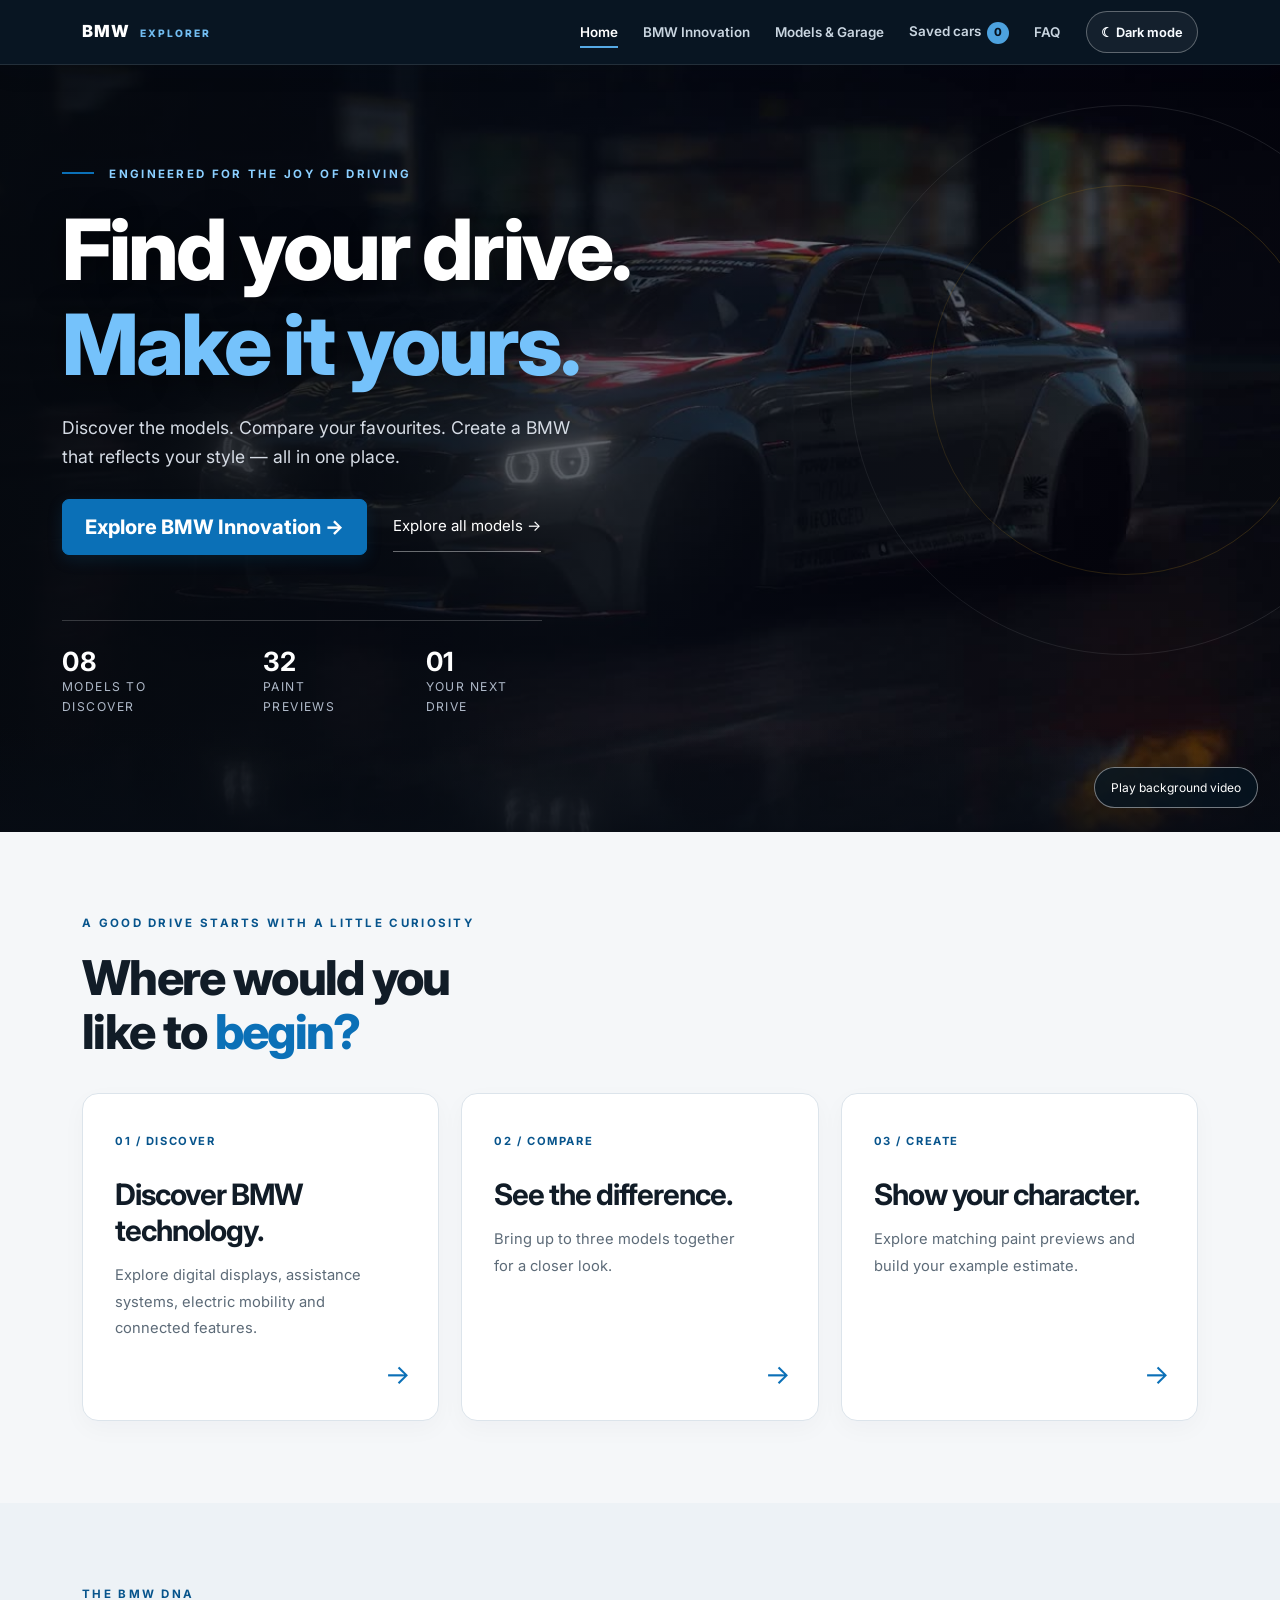
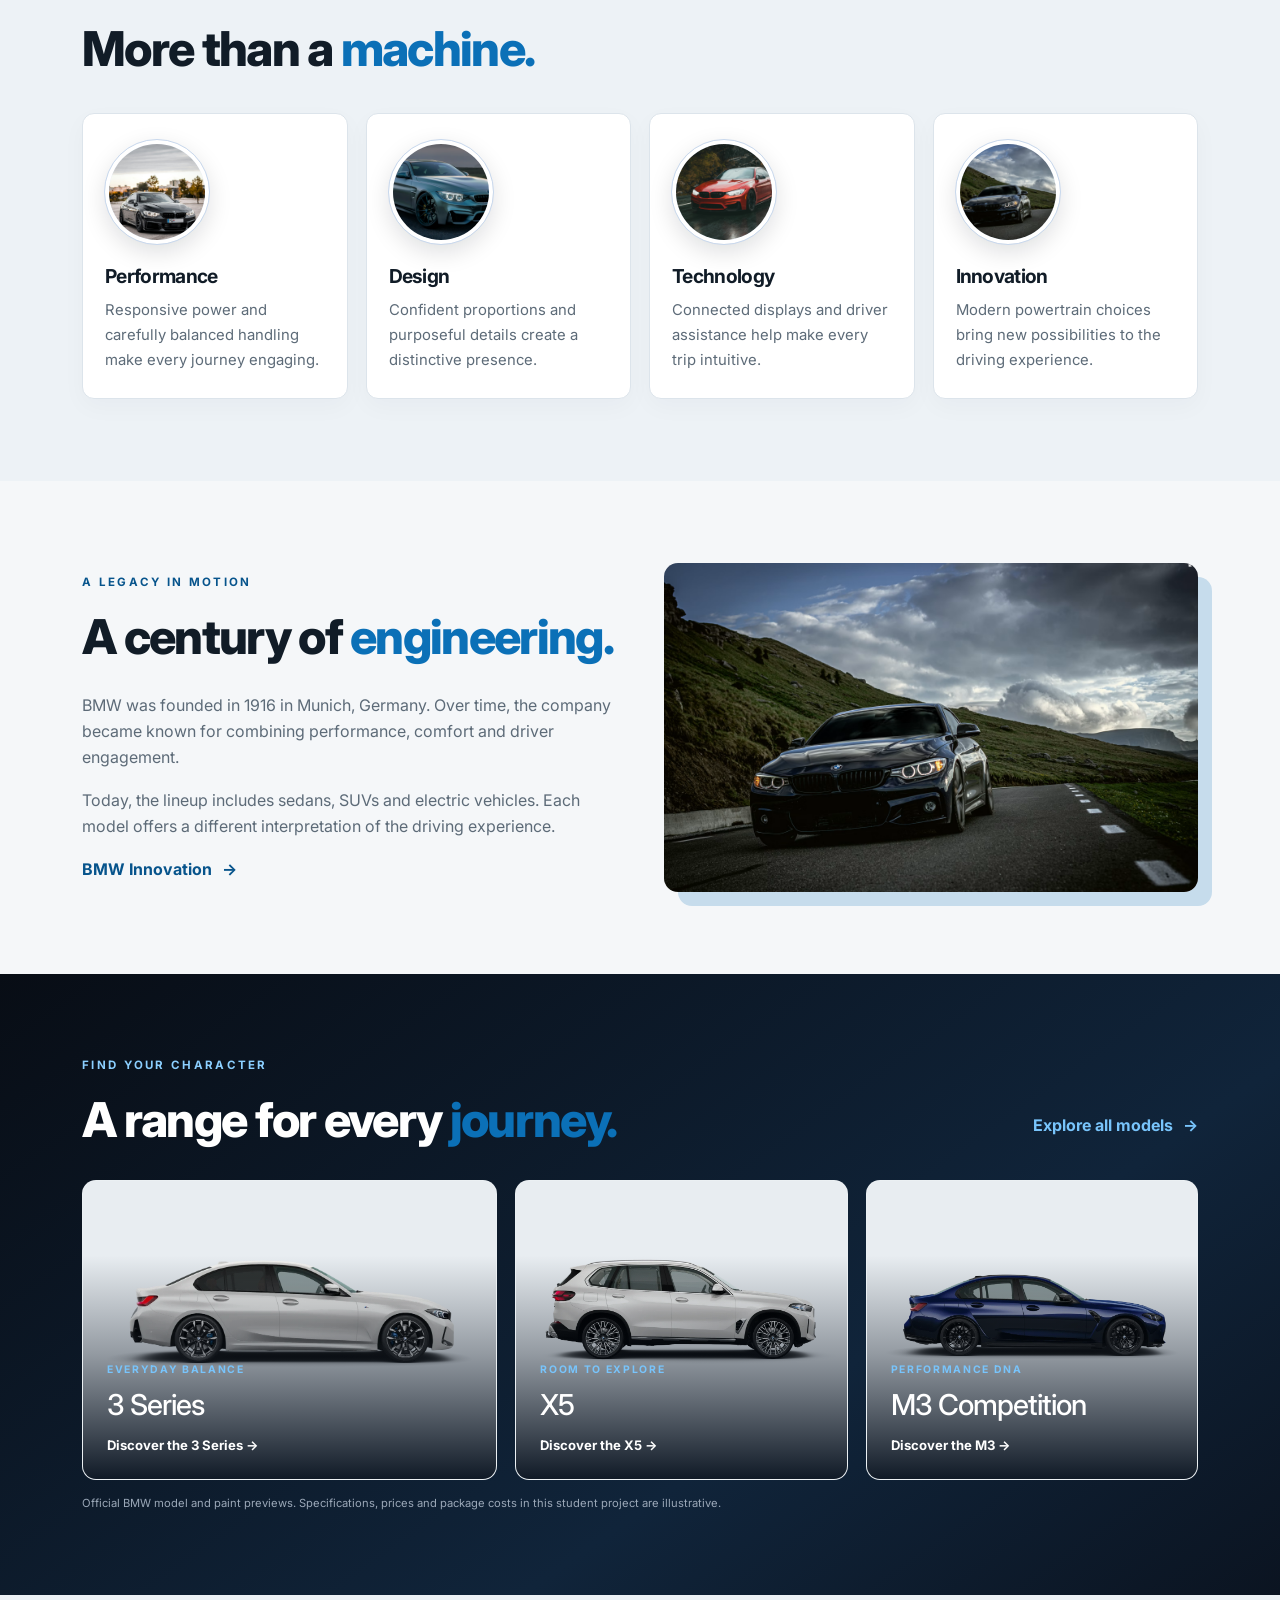
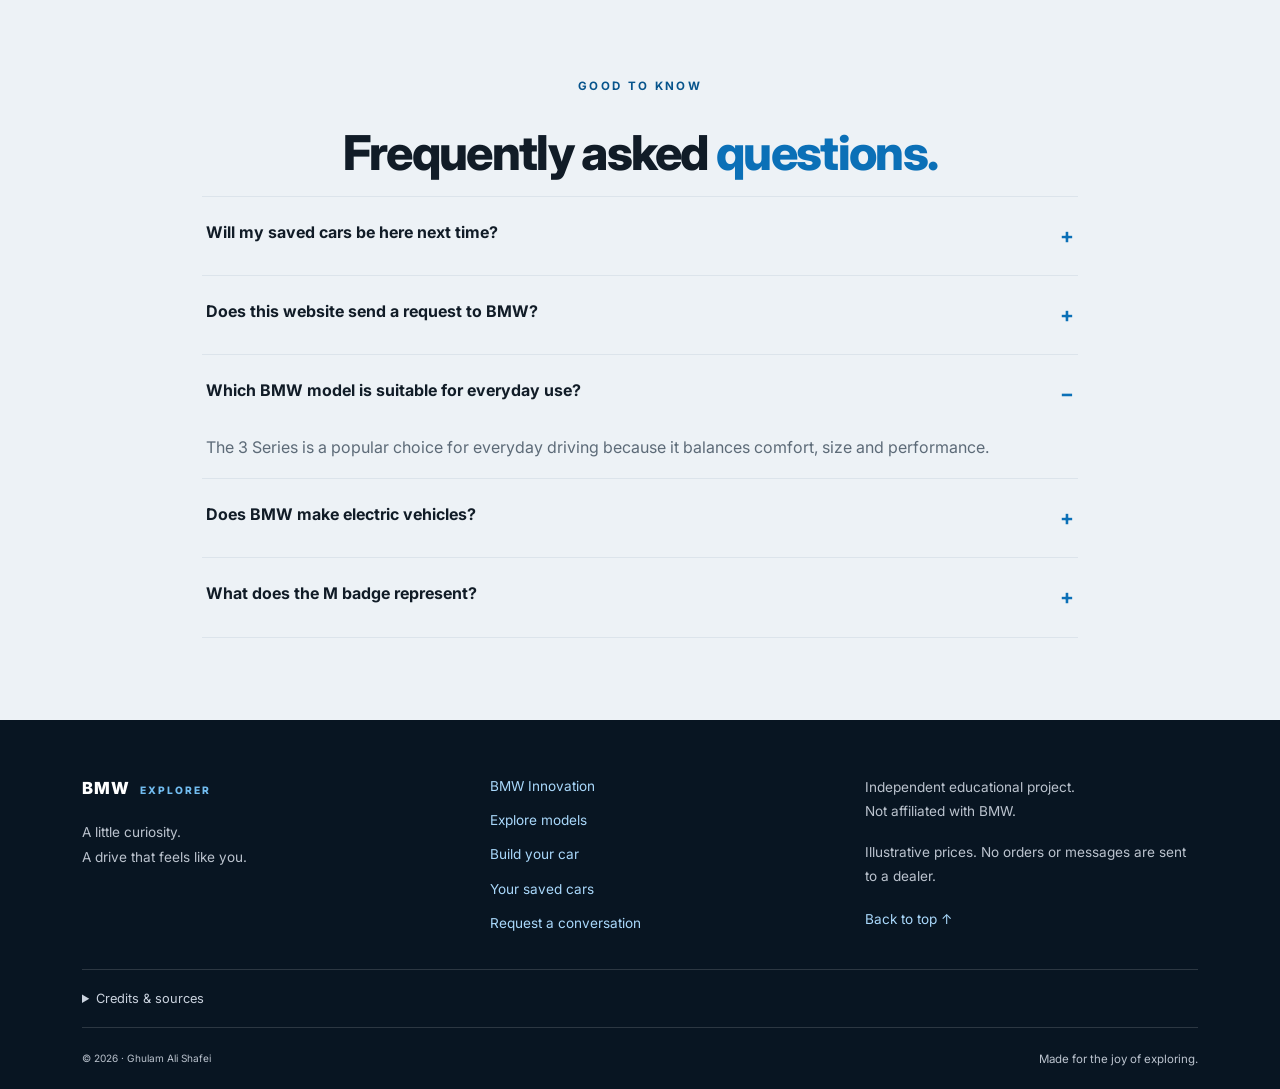
<file: index.html>
<!doctype html>
<html lang="en">
  <head>
    <meta charset="UTF-8" >
    <meta name="viewport" content="width=device-width, initial-scale=1.0" >
    <meta
      name="description"
      content="Explore BMW models, compare specifications and build your preferred configuration."
    >
    <title>BMW Explorer | The Driving Experience</title>
    <script src="js/theme-init.js"></script>
    <link href="css/bootstrap.min.css" rel="stylesheet" >
    <link rel="stylesheet" href="css/style.css" >
    <link rel="stylesheet" href="css/final.css" >
      <link rel="stylesheet" href="css/bmw-polish.css?v=20261112" >
  </head>
  <body id="pageTop">
    <a class="skip-link" href="#main">Skip to content</a>
    <nav
      class="navbar navbar-expand-lg navbar-dark site-navbar"
      aria-label="Main navigation"
    >
      <div class="container">
        <a class="navbar-brand" href="index.html">BMW <span>EXPLORER</span></a>
        <button
          class="navbar-toggler"
          type="button"
          data-bs-toggle="collapse"
          data-bs-target="#mainNav"
          aria-label="Toggle navigation"
          aria-controls="mainNav"
          aria-expanded="false"
        >
          <span class="navbar-toggler-icon"></span>
        </button>
        <div class="collapse navbar-collapse" id="mainNav">
          <ul class="navbar-nav ms-auto align-items-lg-center">
            <li class="nav-item">
              <a class="nav-link" data-nav="home" href="index.html">Home</a>
            </li>
            <li class="nav-item">
              <a class="nav-link" data-nav="innovation" href="innovation.html"
                >BMW Innovation</a
              >
            </li>
            <li class="nav-item">
              <a class="nav-link" data-nav="models" href="models.html"
                >Models &amp; Garage</a
              >
            </li>
            <li class="nav-item">
              <a class="nav-link" data-nav="saved" href="saved.html"
                >Saved cars <span class="saved-count">0</span></a
              >
            </li>
            <li class="nav-item">
              <a class="nav-link" data-nav="faq" href="index.html#faq">FAQ</a>
            </li>
            <li class="nav-item">
              <button
                id="themeToggle"
                type="button"
                class="theme-toggle"
                aria-pressed="false"
              >
                Dark mode
              </button>
            </li>
          </ul>
        </div>
      </div>
    </nav>

    <header
      class="hero home-hero"
      id="hero"
      aria-label="BMW Explorer introduction"
    >
      <video
        class="hero-video"
        preload="none"
        muted
        loop
        playsinline
        poster="images/video-poster.jpg"
        aria-hidden="true"
      >
        <source src="videos/bmw-driving.mp4" type="video/mp4" ></video
      ><button
        class="video-toggle"
        id="videoToggle"
        type="button"
        aria-pressed="false"
      >
        Play background video
      </button>
      <div class="hero-orbit orbit-one"></div>
      <div class="hero-orbit orbit-two"></div>
      <div class="container hero-content">
        <p class="eyebrow">
          <span class="eyebrow-line"></span> ENGINEERED FOR THE JOY OF DRIVING
        </p>
        <h1>Find your drive.<br ><span>Make it yours.</span></h1>
        <p class="hero-copy">
          Discover the models. Compare your favourites. Create a BMW that
          reflects your style — all in one place.
        </p>
        <div class="hero-actions">
          <a href="innovation.html" class="btn btn-gold btn-lg"
            >Explore BMW Innovation <span aria-hidden="true">→</span></a
          ><a href="models.html" class="hero-secondary">Explore all models →</a>
        </div>
        <div class="hero-stats">
          <div><strong>08</strong><span>Models to discover</span></div>
          <div><strong>32</strong><span>Paint previews</span></div>
          <div><strong>01</strong><span>Your next drive</span></div>
        </div>
      </div>
      <div class="hero-side-label">BMW EXPLORER / 01</div>
    </header>

    <main id="main">
      <section class="start-section">
        <div class="container">
          <div class="start-heading">
            <p class="eyebrow dark-eyebrow">
              A GOOD DRIVE STARTS WITH A LITTLE CURIOSITY
            </p>
            <h2 class="section-title">
              Where would you<br >like to <span class="accent">begin?</span>
            </h2>
          </div>
          <div class="journey-grid">
            <a class="journey-card journey-link" href="innovation.html"
              ><span class="journey-number">01 / DISCOVER</span>
              <h3>Discover BMW technology.</h3>
              <p>
                Explore digital displays, assistance systems, electric mobility and connected features.
              </p>
              <span class="journey-arrow" aria-hidden="true">→</span></a
            ><a class="journey-card journey-link" href="models.html#compare"
              ><span class="journey-number">02 / COMPARE</span>
              <h3>See the difference.</h3>
              <p>Bring up to three models together for a closer look.</p>
              <span class="journey-arrow" aria-hidden="true">→</span></a
            ><a class="journey-card journey-link" href="models.html#garage"
              ><span class="journey-number">03 / CREATE</span>
              <h3>Show your character.</h3>
              <p>
                Explore matching paint previews and build your example estimate.
              </p>
              <span class="journey-arrow" aria-hidden="true">→</span></a
            >
          </div>
        </div>
      </section>
      <section class="features-section" id="experience">
        <div class="container">
          <p class="eyebrow dark-eyebrow">THE BMW DNA</p>
          <h2 class="section-title">
            More than a <span class="accent">machine.</span>
          </h2>
          <div class="features-grid">
            <article class="feature-card">
              <img
                class="feature-icon feature-photo"
                src="images/model-m3.jpg"
                alt="Close view of a BMW performance car front and side"
              >
              <h3>Performance</h3>
              <p>
                Responsive power and carefully balanced handling make every
                journey engaging.
              </p>
            </article>
            <article class="feature-card">
              <img
                class="feature-icon feature-photo"
                src="images/model-3series.jpg"
                alt="Silver BMW coupe exterior detail"
              >
              <h3>Design</h3>
              <p>
                Confident proportions and purposeful details create a
                distinctive presence.
              </p>
            </article>
            <article class="feature-card">
              <img
                class="feature-icon feature-photo"
                src="images/model-x5.jpg"
                alt="Close view of a BMW front grille and headlights"
              >
              <h3>Technology</h3>
              <p>
                Connected displays and driver assistance help make every trip
                intuitive.
              </p>
            </article>
            <article class="feature-card">
              <img
                class="feature-icon feature-photo"
                src="images/bmw-about.jpg"
                alt="BMW driving on a mountain road"
              >
              <h3>Innovation</h3>
              <p>
                Modern powertrain choices bring new possibilities to the driving
                experience.
              </p>
            </article>
          </div>
        </div>
      </section>

      <section class="about-section" id="about">
        <div class="container">
          <div class="row align-items-center g-5">
            <div class="col-12 col-md-6">
              <p class="eyebrow dark-eyebrow">A LEGACY IN MOTION</p>
              <h2 class="section-title">
                A century of <span class="accent">engineering.</span>
              </h2>
              <p>
                BMW was founded in 1916 in Munich, Germany. Over time, the
                company became known for combining performance, comfort and
                driver engagement.
              </p>
              <p>
                Today, the lineup includes sedans, SUVs and electric vehicles.
                Each model offers a different interpretation of the driving
                experience.
              </p>
              <a class="text-link" href="innovation.html"
                >BMW Innovation <span aria-hidden="true">→</span></a
              >
            </div>
            <div class="col-12 col-md-6">
              <img
                src="images/bmw-about.jpg"
                class="img-fluid about-image"
                alt="BMW on a mountain road beneath a dramatic sky"
              >
            </div>
          </div>
        </div>
      </section>

      <section class="featured-section" id="featured">
        <div class="container">
          <div class="section-heading-row">
            <div>
              <p class="eyebrow">FIND YOUR CHARACTER</p>
              <h2 class="section-title text-white">
                A range for every <span class="gold-text">journey.</span>
              </h2>
            </div>
            <a class="text-link featured-link" href="models.html"
              >Explore all models <span aria-hidden="true">→</span></a
            >
          </div>
          <div class="featured-grid">
            <article class="featured-model featured-model-large">
              <img src="images/cars/3-series-0.webp" alt="BMW 3 Series" >
              <div>
                <span>EVERYDAY BALANCE</span>
                <h3>3 Series</h3>
                <a href="model.html?id=3-series">Discover the 3 Series →</a>
              </div>
            </article>
            <article class="featured-model">
              <img src="images/cars/x5-0.webp" alt="BMW X5 SUV" >
              <div>
                <span>ROOM TO EXPLORE</span>
                <h3>X5</h3>
                <a href="model.html?id=x5">Discover the X5 →</a>
              </div>
            </article>
            <article class="featured-model">
              <img src="images/cars/m3-0.webp" alt="BMW M3 Sedan" >
              <div>
                <span>PERFORMANCE DNA</span>
                <h3>M3 Competition</h3>
                <a href="model.html?id=m3">Discover the M3 →</a>
              </div>
            </article>
          </div>
          <p class="image-note">
            Official BMW model and paint previews. Specifications, prices and
            package costs in this student project are illustrative.
          </p>
        </div>
      </section>

      <section class="faq-section" id="faq">
        <div class="container narrow-container">
          <p class="eyebrow dark-eyebrow text-center">GOOD TO KNOW</p>
          <h2 class="section-title text-center">
            Frequently asked <span class="accent">questions.</span>
          </h2>
          <div class="faq-list">
            <div class="faq-item">
              <button class="faq-question" type="button" aria-expanded="false">
                Will my saved cars be here next time?<span aria-hidden="true"
                  >+</span
                >
              </button>
              <div class="faq-answer" hidden>
                <p>
                  Yes, in the same browser and on the same website. Saved cars
                  use localStorage. Clearing browser data or using another
                  device will not keep that collection.
                </p>
              </div>
            </div>
            <div class="faq-item">
              <button class="faq-question" type="button" aria-expanded="false">
                Does this website send a request to BMW?<span aria-hidden="true"
                  >+</span
                >
              </button>
              <div class="faq-answer" hidden>
                <p>
                  No. This is an educational front-end project. The form checks
                  your details locally and shows a confirmation, but sends
                  nothing to a dealer. Prices and performance figures are
                  illustrative examples.
                </p>
              </div>
            </div>
            <div class="faq-item">
              <button class="faq-question" type="button" aria-expanded="true">
                Which BMW model is suitable for everyday use?<span
                  aria-hidden="true"
                  >−</span
                >
              </button>
              <div class="faq-answer">
                <p>
                  The 3 Series is a popular choice for everyday driving because
                  it balances comfort, size and performance.
                </p>
              </div>
            </div>
            <div class="faq-item">
              <button class="faq-question" type="button" aria-expanded="false">
                Does BMW make electric vehicles?<span aria-hidden="true"
                  >+</span
                >
              </button>
              <div class="faq-answer" hidden>
                <p>
                  Yes. BMW offers fully electric models, including vehicles in
                  its i range.
                </p>
              </div>
            </div>
            <div class="faq-item">
              <button class="faq-question" type="button" aria-expanded="false">
                What does the M badge represent?<span aria-hidden="true"
                  >+</span
                >
              </button>
              <div class="faq-answer" hidden>
                <p>
                  The M badge represents BMW's performance division and its
                  high-performance vehicles.
                </p>
              </div>
            </div>
          </div>
        </div>
      </section>
    </main>

    <footer class="site-footer">
      <div class="container">
        <div class="footer-top">
          <div>
            <a class="navbar-brand" href="index.html"
              >BMW <span>EXPLORER</span></a
            >
            <p>A little curiosity.<br >A drive that feels like you.</p>
          </div>
          <div class="footer-links">
            <a href="innovation.html">BMW Innovation</a
            ><a href="models.html">Explore models</a
            ><a href="models.html#garage">Build your car</a
            ><a href="saved.html">Your saved cars</a
            ><a href="models.html#contact">Request a conversation</a>
          </div>
          <div class="footer-note">
            <p>
              Independent educational project.<br >Not affiliated with BMW.
            </p>
            <p>
              Illustrative prices. No orders or messages are sent to a dealer.
            </p>
            <a href="#pageTop">Back to top ↑</a>
          </div>
        </div>
        <details class="footer-credits" id="credits">
          <summary>Credits &amp; sources</summary>
          <div class="credits-content">
            <h2 class="visually-hidden">Sources and acknowledgements</h2>
            <h3>Code and typography</h3>
            <ul>
              <li>
                <a href="https://getbootstrap.com/docs/5.3/">Bootstrap 5.3.3</a
                >: responsive grid, navigation and form components.
              </li>
              <li>
                <a href="https://jquery.com/">jQuery 3.7.1</a>: FAQ slide
                effects, catalogue fades and smooth scrolling.
              </li>
              <li>
                <a href="https://fonts.google.com/">Google Fonts</a>: Inter and
                Playfair Display.
              </li>
              
            </ul>
            <h3>BMW model and colour previews</h3>
            <p>
              Model and paint images © BMW AG, sourced from the official BMW
              Middle East model pages linked below. Local WebP copies are used
              for educational demonstration. Paint availability and vehicle
              equipment vary by market and model year. These images are not
              claimed as original work.
            </p>
            <ul class="footer-model-sources"></ul>
            <h3>Editorial photographs and video</h3>
            <ul>
              <li>
                <a href="https://unsplash.com/@thylervoss"
                  >Thyler Voss / Unsplash</a
                >: mountain-road BMW photograph. This is the photographer
                profile; the exact original photo URL remains unconfirmed.
              </li>
              <li>
                <a href="https://unsplash.com/photos/_4sWbzH5fp8"
                  >Josh Berquist / Unsplash</a
                >: silver BMW M4.
              </li>
              <li>
                <a href="https://unsplash.com/photos/ApT14-r3OH0"
                  >Erik Mclean / Unsplash</a
                >: red BMW.
              </li>
              <li>
                <a href="https://unsplash.com/photos/AvuK9LPk2eg"
                  >Martin Katler / Unsplash</a
                >: black BMW coupe.
              </li>
              <li>
                <a
                  href="https://pixabay.com/videos/car-vehicle-road-bmw-speed-167659/"
                  >Ali_fathy / Pixabay</a
                >: home-page driving video.
              </li>
            </ul>
            
            <p>
              <a href="https://github.com/G-Shafei2004/Midterm-Project"
                >Project repository</a
              >
              ·
              <a href="https://g-shafei2004.github.io/Midterm-Project/"
                >GitHub Pages</a
              >
            </p>
          </div>
        </details>
        <div class="footer-bottom">
          <small>© 2026 · Ghulam Ali Shafei</small
          ><span>Made for the joy of exploring.</span>
        </div>
      </div>
    </footer>
    <div
      id="siteStatus"
      class="site-status"
      role="status"
      aria-live="polite"
    ></div>
    <script src="js/vendor/jquery.min.js"></script>
    <script src="js/vendor/bootstrap.bundle.min.js"></script>
    <script src="js/data.js"></script>
    <script src="js/main.js?v=configure-fix-20261113"></script>
    <script src="js/experience.js"></script>
  </body>
</html>
</file>
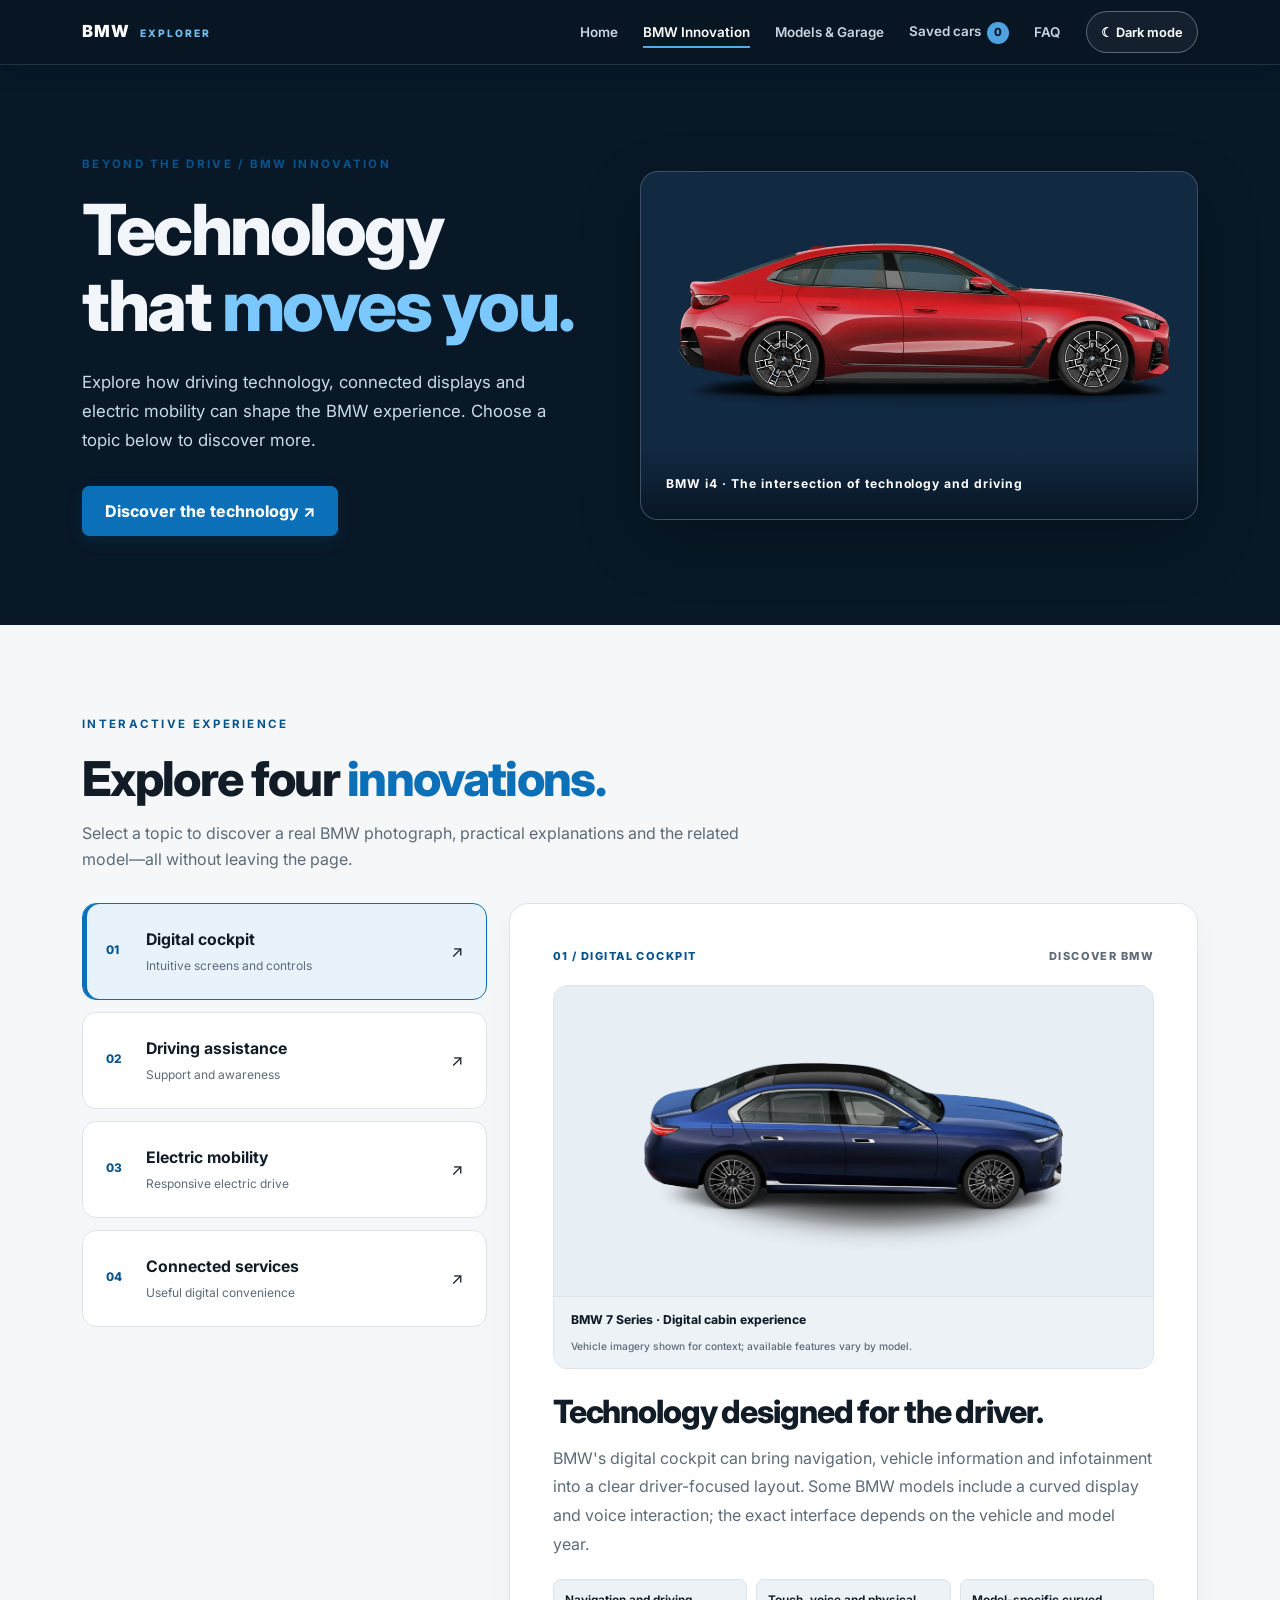
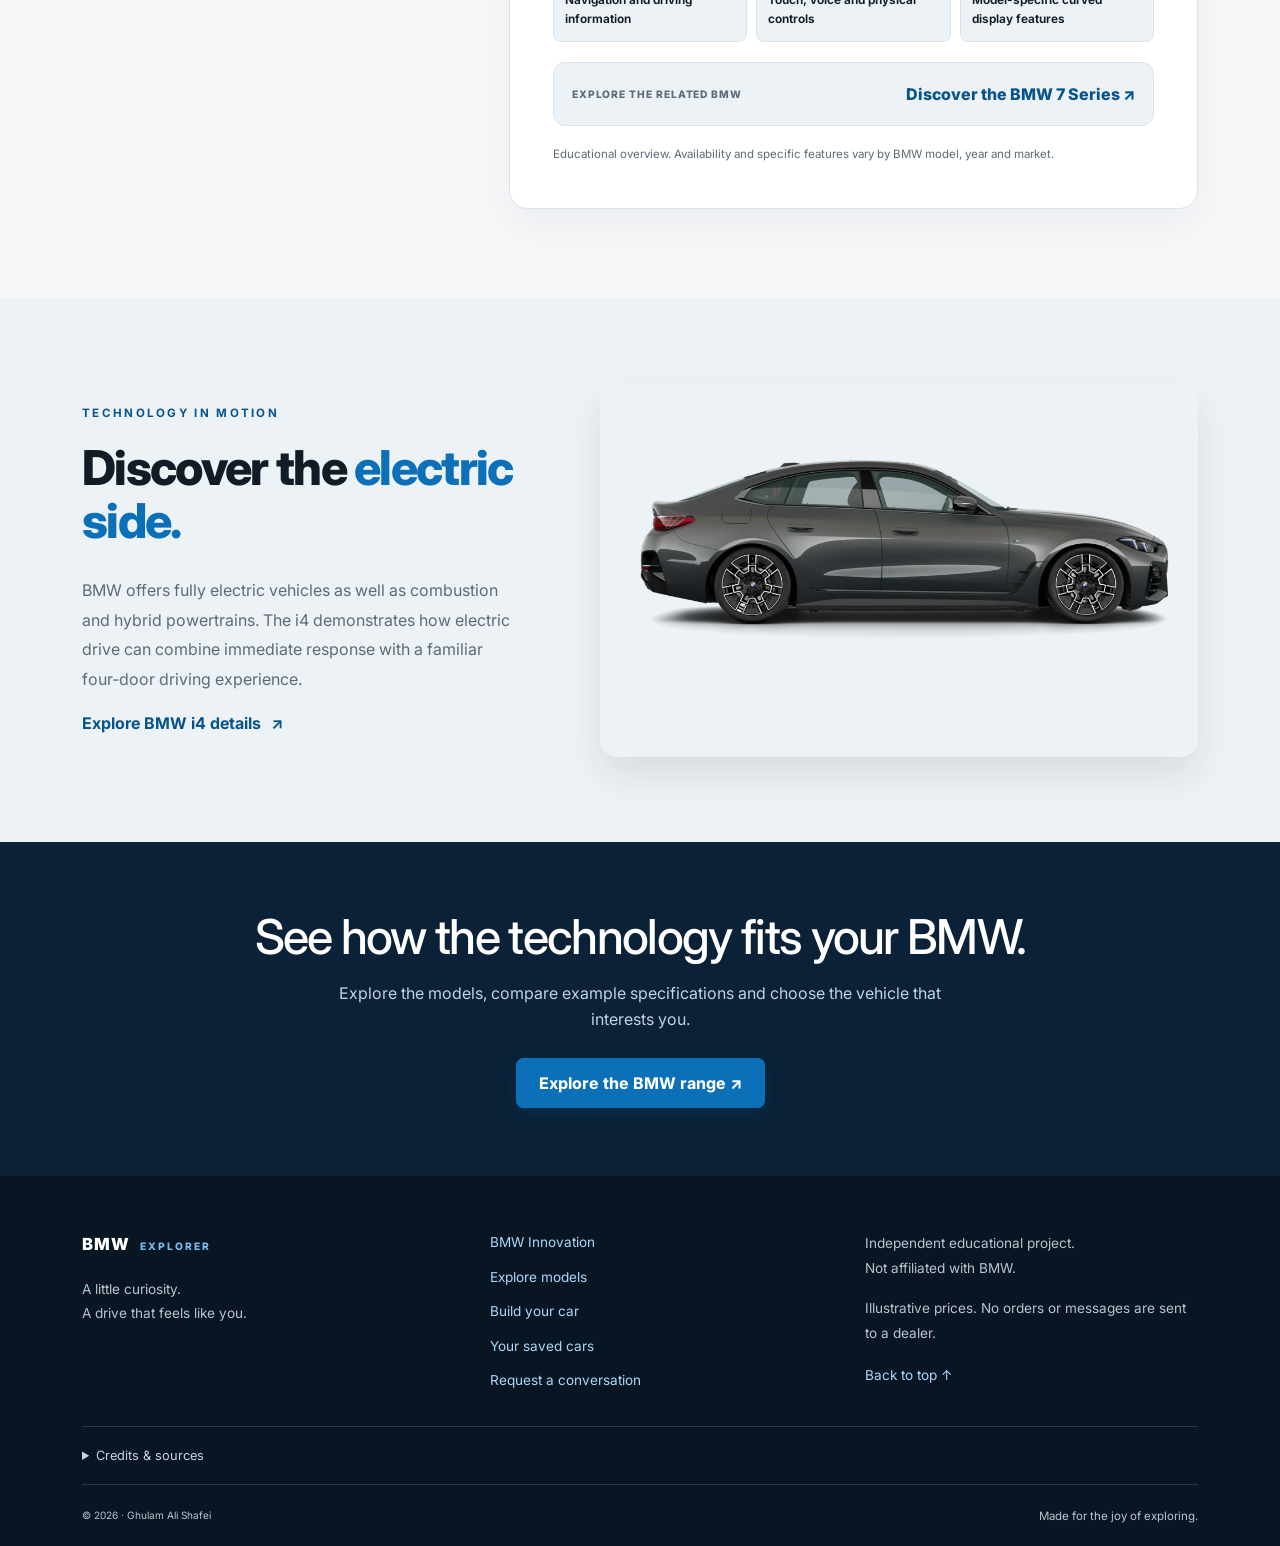
<file: innovation.html>
<!DOCTYPE html>

<html lang="en">
<head>
<meta charset="utf-8"/>
<meta content="width=device-width, initial-scale=1" name="viewport"/>
<meta content="Explore BMW technology, electric mobility, driver assistance and connected features through an interactive front-end experience." name="description"/>
<title>BMW Explorer | BMW Innovation</title>
<script src="js/theme-init.js"></script>
<link href="css/bootstrap.min.css" rel="stylesheet"/>
<link href="css/style.css" rel="stylesheet"/>
<link href="css/final.css" rel="stylesheet"/><link href="css/innovation.css" rel="stylesheet"/>
<link href="css/bmw-polish.css?v=20261112" rel="stylesheet"/>
</head>
<body id="pageTop">
<a class="skip-link" href="#main">Skip to content</a>
<nav aria-label="Main navigation" class="navbar navbar-expand-lg navbar-dark site-navbar">
<div class="container">
<a class="navbar-brand" href="index.html">BMW <span>EXPLORER</span></a>
<button aria-controls="mainNav" aria-expanded="false" aria-label="Toggle navigation" class="navbar-toggler" data-bs-target="#mainNav" data-bs-toggle="collapse" type="button">
<span class="navbar-toggler-icon"></span>
</button>
<div class="collapse navbar-collapse" id="mainNav">
<ul class="navbar-nav ms-auto align-items-lg-center">
<li class="nav-item">
<a class="nav-link" data-nav="home" href="index.html">Home</a>
</li>
<li class="nav-item">
<a aria-current="page" class="nav-link" data-nav="innovation" href="innovation.html">BMW Innovation</a>
</li>
<li class="nav-item">
<a class="nav-link" data-nav="models" href="models.html">Models &amp; Garage</a>
</li>
<li class="nav-item">
<a class="nav-link" data-nav="saved" href="saved.html">Saved cars <span class="saved-count">0</span></a>
</li>
<li class="nav-item">
<a class="nav-link" data-nav="faq" href="index.html#faq">FAQ</a>
</li>
<li class="nav-item">
<button aria-pressed="false" class="theme-toggle" id="themeToggle" type="button">
                Dark mode
              </button>
</li>
</ul>
</div>
</div>
</nav>
<main id="main">
<header class="innovation-hero">
<div class="container innovation-hero-inner">
<div class="innovation-hero-copy"><p class="eyebrow">BEYOND THE DRIVE / BMW INNOVATION</p><h1>Technology that <span class="accent">moves you.</span></h1><p>Explore how driving technology, connected displays and electric mobility can shape the BMW experience. Choose a topic below to discover more.</p><a class="btn btn-gold" href="#innovationExplorer">Discover the technology <span aria-hidden="true">↗</span></a></div>
<div class="innovation-hero-image"><img alt="BMW i4 electric Gran Coupé in a blue paint finish" src="images/cars/i4-1.webp"/><span class="innovation-photo-label">BMW i4 · The intersection of technology and driving</span></div>
</div>
</header>
<section aria-labelledby="innovationHeading" class="innovation-explore" id="innovationExplorer">
<div class="container">
<p class="eyebrow dark-eyebrow">INTERACTIVE EXPERIENCE</p><h2 class="section-title" id="innovationHeading">Explore four <span class="accent">innovations.</span></h2><p class="innovation-intro">Select a topic to discover a real BMW photograph, practical explanations and the related model—all without leaving the page.</p>
<div class="innovation-layout">
<div aria-label="BMW technology topics" class="innovation-options" role="group">
<button aria-pressed="true" class="innovation-option active" data-innovation="digital" type="button"><span class="innovation-option-number">01</span><span><strong>Digital cockpit</strong><small>Intuitive screens and controls</small></span><span aria-hidden="true">↗</span></button>
<button aria-pressed="false" class="innovation-option" data-innovation="assist" type="button"><span class="innovation-option-number">02</span><span><strong>Driving assistance</strong><small>Support and awareness</small></span><span aria-hidden="true">↗</span></button>
<button aria-pressed="false" class="innovation-option" data-innovation="electric" type="button"><span class="innovation-option-number">03</span><span><strong>Electric mobility</strong><small>Responsive electric drive</small></span><span aria-hidden="true">↗</span></button>
<button aria-pressed="false" class="innovation-option" data-innovation="connected" type="button"><span class="innovation-option-number">04</span><span><strong>Connected services</strong><small>Useful digital convenience</small></span><span aria-hidden="true">↗</span></button>
</div>
<article aria-live="polite" class="innovation-display">
<div class="innovation-display-head"><span id="innovationNumber">01 / DIGITAL TECHNOLOGY</span><span class="innovation-live">DISCOVER BMW</span></div>
<figure class="innovation-photo-stage"><img id="innovationTopicImage" src="images/cars/7-series-0.webp" alt="BMW 7 Series exterior, showing the model associated with the digital cockpit topic" width="1200" height="675" decoding="async"><figcaption><span id="innovationPhotoLabel">BMW 7 Series · Digital cabin experience</span><small>Vehicle imagery shown for context; available features vary by model.</small></figcaption></figure>
<h3 id="innovationTitle">A cockpit built around the driver.</h3><p id="innovationDescription">BMW digital interfaces combine displays and physical controls to make information easier to access while driving. Features depend on the model and market.</p>
<ul id="innovationPoints"><li>Driver-focused displays</li><li>Intuitive on-screen information</li><li>Model-specific digital features</li></ul>
<div class="innovation-related"><span>EXPLORE THE RELATED BMW</span><a id="innovationModelLink" href="model.html?id=7-series">Discover the 7 Series <span aria-hidden="true">↗</span></a></div><p class="innovation-disclaimer">Educational overview. Availability and specific features vary by BMW model, year and market.</p>
</article>
</div>
</div>
</section>
<section aria-labelledby="innovationStoryHeading" class="innovation-story"><div class="container"><div class="innovation-story-grid"><div><p class="eyebrow dark-eyebrow">TECHNOLOGY IN MOTION</p><h2 class="section-title" id="innovationStoryHeading">Discover the <span class="accent">electric side.</span></h2><p>BMW offers fully electric vehicles as well as combustion and hybrid powertrains. The i4 demonstrates how electric drive can combine immediate response with a familiar four-door driving experience.</p><a class="text-link" href="model.html?id=i4">Explore BMW i4 details <span aria-hidden="true">↗</span></a></div><img alt="BMW i4 shown from another exterior angle" loading="lazy" src="images/cars/i4-2.webp"/></div></div></section>
<section class="innovation-cta"><div class="container"><h2>See how the technology fits your BMW.</h2><p>Explore the models, compare example specifications and choose the vehicle that interests you.</p><a class="btn btn-gold" href="models.html">Explore the BMW range <span aria-hidden="true">↗</span></a></div></section>
</main>
<footer class="site-footer">
<div class="container">
<div class="footer-top">
<div>
<a class="navbar-brand" href="index.html">BMW <span>EXPLORER</span></a>
<p>A little curiosity.<br/>A drive that feels like you.</p>
</div>
<div class="footer-links">
<a href="innovation.html">BMW Innovation</a><a href="models.html">Explore models</a><a href="models.html#garage">Build your car</a><a href="saved.html">Your saved cars</a><a href="models.html#contact">Request a conversation</a>
</div>
<div class="footer-note">
<p>
              Independent educational project.<br/>Not affiliated with BMW.
            </p>
<p>
              Illustrative prices. No orders or messages are sent to a dealer.
            </p>
<a href="#pageTop">Back to top ↑</a>
</div>
</div>
<details class="footer-credits" id="credits">
<summary>Credits &amp; sources</summary>
<div class="credits-content">
<h2 class="visually-hidden">Sources and acknowledgements</h2>
<h3>Code and typography</h3>
<ul>
<li>
<a href="https://getbootstrap.com/docs/5.3/">Bootstrap 5.3.3</a>: responsive grid, navigation and form components.
              </li>
<li>
<a href="https://jquery.com/">jQuery 3.7.1</a>: FAQ slide
                effects, catalogue fades and smooth scrolling.
              </li>
<li>
<a href="https://fonts.google.com/">Google Fonts</a>: Inter and
                Playfair Display.
              </li>
</ul>
<h3>BMW model and colour previews</h3>
<p>
              Model and paint images © BMW AG, sourced from the official BMW
              Middle East model pages linked below. Local WebP copies are used
              for educational demonstration. Paint availability and vehicle
              equipment vary by market and model year. These images are not
              claimed as original work.
            </p>
<ul class="footer-model-sources"></ul>
<h3>Editorial photographs and video</h3>
<ul>
<li>
<a href="https://unsplash.com/@thylervoss">Thyler Voss / Unsplash</a>: mountain-road BMW photograph. This is the photographer
                profile; the exact original photo URL remains unconfirmed.
              </li>
<li>
<a href="https://unsplash.com/photos/_4sWbzH5fp8">Josh Berquist / Unsplash</a>: silver BMW M4.
              </li>
<li>
<a href="https://unsplash.com/photos/ApT14-r3OH0">Erik Mclean / Unsplash</a>: red BMW.
              </li>
<li>
<a href="https://unsplash.com/photos/AvuK9LPk2eg">Martin Katler / Unsplash</a>: black BMW coupe.
              </li>
<li>
<a href="https://pixabay.com/videos/car-vehicle-road-bmw-speed-167659/">Ali_fathy / Pixabay</a>: home-page driving video.
              </li>
</ul>
<p>
<a href="https://github.com/G-Shafei2004/Midterm-Project">Project repository</a>
              ·
              <a href="https://g-shafei2004.github.io/Midterm-Project/">GitHub Pages</a>
</p>
</div>
</details>
<div class="footer-bottom">
<small>© 2026 · Ghulam Ali Shafei</small><span>Made for the joy of exploring.</span>
</div>
</div>
</footer>
<div aria-live="polite" class="site-status" id="siteStatus" role="status"></div>
<script src="js/vendor/jquery.min.js"></script>
<script src="js/vendor/bootstrap.bundle.min.js"></script>
<script src="js/data.js"></script>
<script src="js/main.js?v=configure-fix-20261113"></script>

<script src="js/experience.js"></script>
<script src="js/innovation.js"></script></body>
</html>
</file>
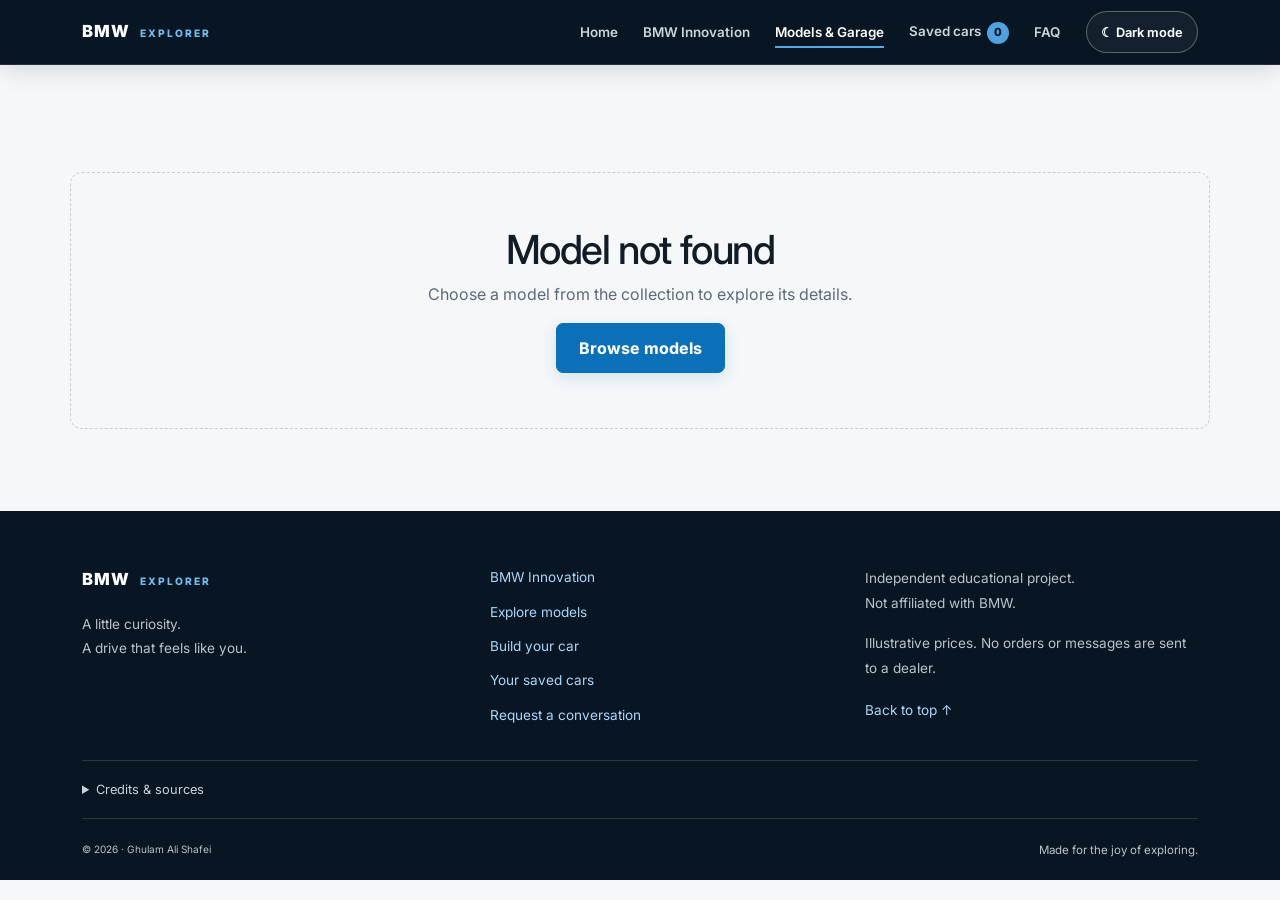
<file: model.html>
<!DOCTYPE html>

<html lang="en">
<head>
<meta charset="utf-8"/>
<meta content="width=device-width, initial-scale=1" name="viewport"/>
<meta content="Explore BMW models with interactive original model photographs, specifications, exterior colours and illustrative configurations." name="description"/>
<title>BMW Explorer | Model details</title>
<script src="js/theme-init.js"></script>
<link href="css/bootstrap.min.css" rel="stylesheet"/>
<link href="css/style.css" rel="stylesheet"/>
<link href="css/final.css" rel="stylesheet"/>
<link href="css/editorial.css?v=inline-video-2" rel="stylesheet"/><link href="css/model-details.css" rel="stylesheet"/>
<link href="css/bmw-polish.css?v=20261112" rel="stylesheet"/>
</head>
<body id="pageTop">
<a class="skip-link" href="#main">Skip to content</a>
<nav aria-label="Main navigation" class="navbar navbar-expand-lg navbar-dark site-navbar">
<div class="container">
<a class="navbar-brand" href="index.html">BMW <span>EXPLORER</span></a>
<button aria-controls="mainNav" aria-expanded="false" aria-label="Toggle navigation" class="navbar-toggler" data-bs-target="#mainNav" data-bs-toggle="collapse" type="button">
<span class="navbar-toggler-icon"></span>
</button>
<div class="collapse navbar-collapse" id="mainNav">
<ul class="navbar-nav ms-auto align-items-lg-center">
<li class="nav-item">
<a class="nav-link" data-nav="home" href="index.html">Home</a>
</li>
<li class="nav-item">
<a class="nav-link" data-nav="innovation" href="innovation.html">BMW Innovation</a>
</li>
<li class="nav-item">
<a class="nav-link" data-nav="models" href="models.html">Models &amp; Garage</a>
</li>
<li class="nav-item">
<a class="nav-link" data-nav="saved" href="saved.html">Saved cars <span class="saved-count">0</span></a>
</li>
<li class="nav-item">
<a class="nav-link" data-nav="faq" href="index.html#faq">FAQ</a>
</li>
<li class="nav-item">
<button aria-pressed="false" class="theme-toggle" id="themeToggle" type="button">
                Dark mode
              </button>
</li>
</ul>
</div>
</div>
</nav>
<main id="main">

<div id="modelDetail"></div>
<section hidden="" id="missingModel">
<div class="container empty-state">
<h1>Model not found</h1>
<p>Choose a model from the collection to explore its details.</p>
<a class="btn btn-gold" href="models.html">Browse models</a>
</div>
</section>
</main>
<footer class="site-footer">
<div class="container">
<div class="footer-top">
<div>
<a class="navbar-brand" href="index.html">BMW <span>EXPLORER</span></a>
<p>A little curiosity.<br/>A drive that feels like you.</p>
</div>
<div class="footer-links">
<a href="innovation.html">BMW Innovation</a><a href="models.html">Explore models</a><a href="models.html#garage">Build your car</a><a href="saved.html">Your saved cars</a><a href="models.html#contact">Request a conversation</a>
</div>
<div class="footer-note">
<p>
              Independent educational project.<br/>Not affiliated with BMW.
            </p>
<p>
              Illustrative prices. No orders or messages are sent to a dealer.
            </p>
<a href="#pageTop">Back to top ↑</a>
</div>
</div>
<details class="footer-credits" id="credits">
<summary>Credits &amp; sources</summary>
<div class="credits-content">
<h2 class="visually-hidden">Sources and acknowledgements</h2>
<h3>Code and typography</h3>
<ul>
<li>
<a href="https://getbootstrap.com/docs/5.3/">Bootstrap 5.3.3</a>: responsive grid, navigation and form components.
              </li>
<li>
<a href="https://jquery.com/">jQuery 3.7.1</a>: FAQ slide
                effects, catalogue fades and smooth scrolling.
              </li>
<li>
<a href="https://fonts.google.com/">Google Fonts</a>: Inter and
                Playfair Display.
              </li>
<<<<<<< HEAD

=======
<li>
                ChatGPT (OpenAI): requirements review, code suggestions and
                implementation assistance, debugging, testing and documentation
                support.
              </li>
>>>>>>> c5458d55a2e87350e6f49df51ab55c8b4958207b
</ul>
<h3>BMW model and colour previews</h3>
<p>
              Model and paint images © BMW AG, sourced from the official BMW
              Middle East model pages linked below. Local WebP copies are used
              for educational demonstration. Paint availability and vehicle
              equipment vary by market and model year. These images are not
              claimed as original work.
            </p>
<ul class="footer-model-sources"></ul>
<h3>Model story and official BMW films</h3>
<p>Each model story is written independently from the public BMW Middle East model information linked on the page. Model figures in the new story section refer to the named official variant, while the Garage price estimator remains illustrative. Official BMW / BMW M / BMW regional-channel films are linked or displayed via YouTube's standard embedded player. The films are streamed from YouTube; none are included as downloaded media.</p>
<h3>Editorial photographs and video</h3>
<ul>
<li>
<a href="https://unsplash.com/@thylervoss">Thyler Voss / Unsplash</a>: mountain-road BMW photograph. This is the photographer
                profile; the exact original photo URL remains unconfirmed.
              </li>
<li>
<a href="https://unsplash.com/photos/_4sWbzH5fp8">Josh Berquist / Unsplash</a>: silver BMW M4.
              </li>
<li>
<a href="https://unsplash.com/photos/ApT14-r3OH0">Erik Mclean / Unsplash</a>: red BMW.
              </li>
<li>
<a href="https://unsplash.com/photos/AvuK9LPk2eg">Martin Katler / Unsplash</a>: black BMW coupe.
              </li>
<li>
<a href="https://pixabay.com/videos/car-vehicle-road-bmw-speed-167659/">Ali_fathy / Pixabay</a>: home-page driving video.
              </li>
</ul>
<p>
<a href="https://github.com/G-Shafei2004/Midterm-Project">Project repository</a>
              ·
              <a href="https://g-shafei2004.github.io/Midterm-Project/">GitHub Pages</a>
</p>
</div>
</details>
<div class="footer-bottom">
<small>© 2026 · Ghulam Ali Shafei</small><span>Made for the joy of exploring.</span>
</div>
</div>
</footer>
<div aria-live="polite" class="site-status" id="siteStatus" role="status"></div>
<script src="js/vendor/jquery.min.js"></script>
<script src="js/vendor/bootstrap.bundle.min.js"></script>
<script src="js/data.js"></script>
<script src="js/main.js?v=configure-fix-20261113"></script>
<script src="js/editorial.js"></script>
<script src="js/film-player.js?v=easy-start-20261113"></script>
<script src="js/detail.js?v=inline-video-2"></script>
<script src="js/experience.js"></script>
</body>
</html>
</file>
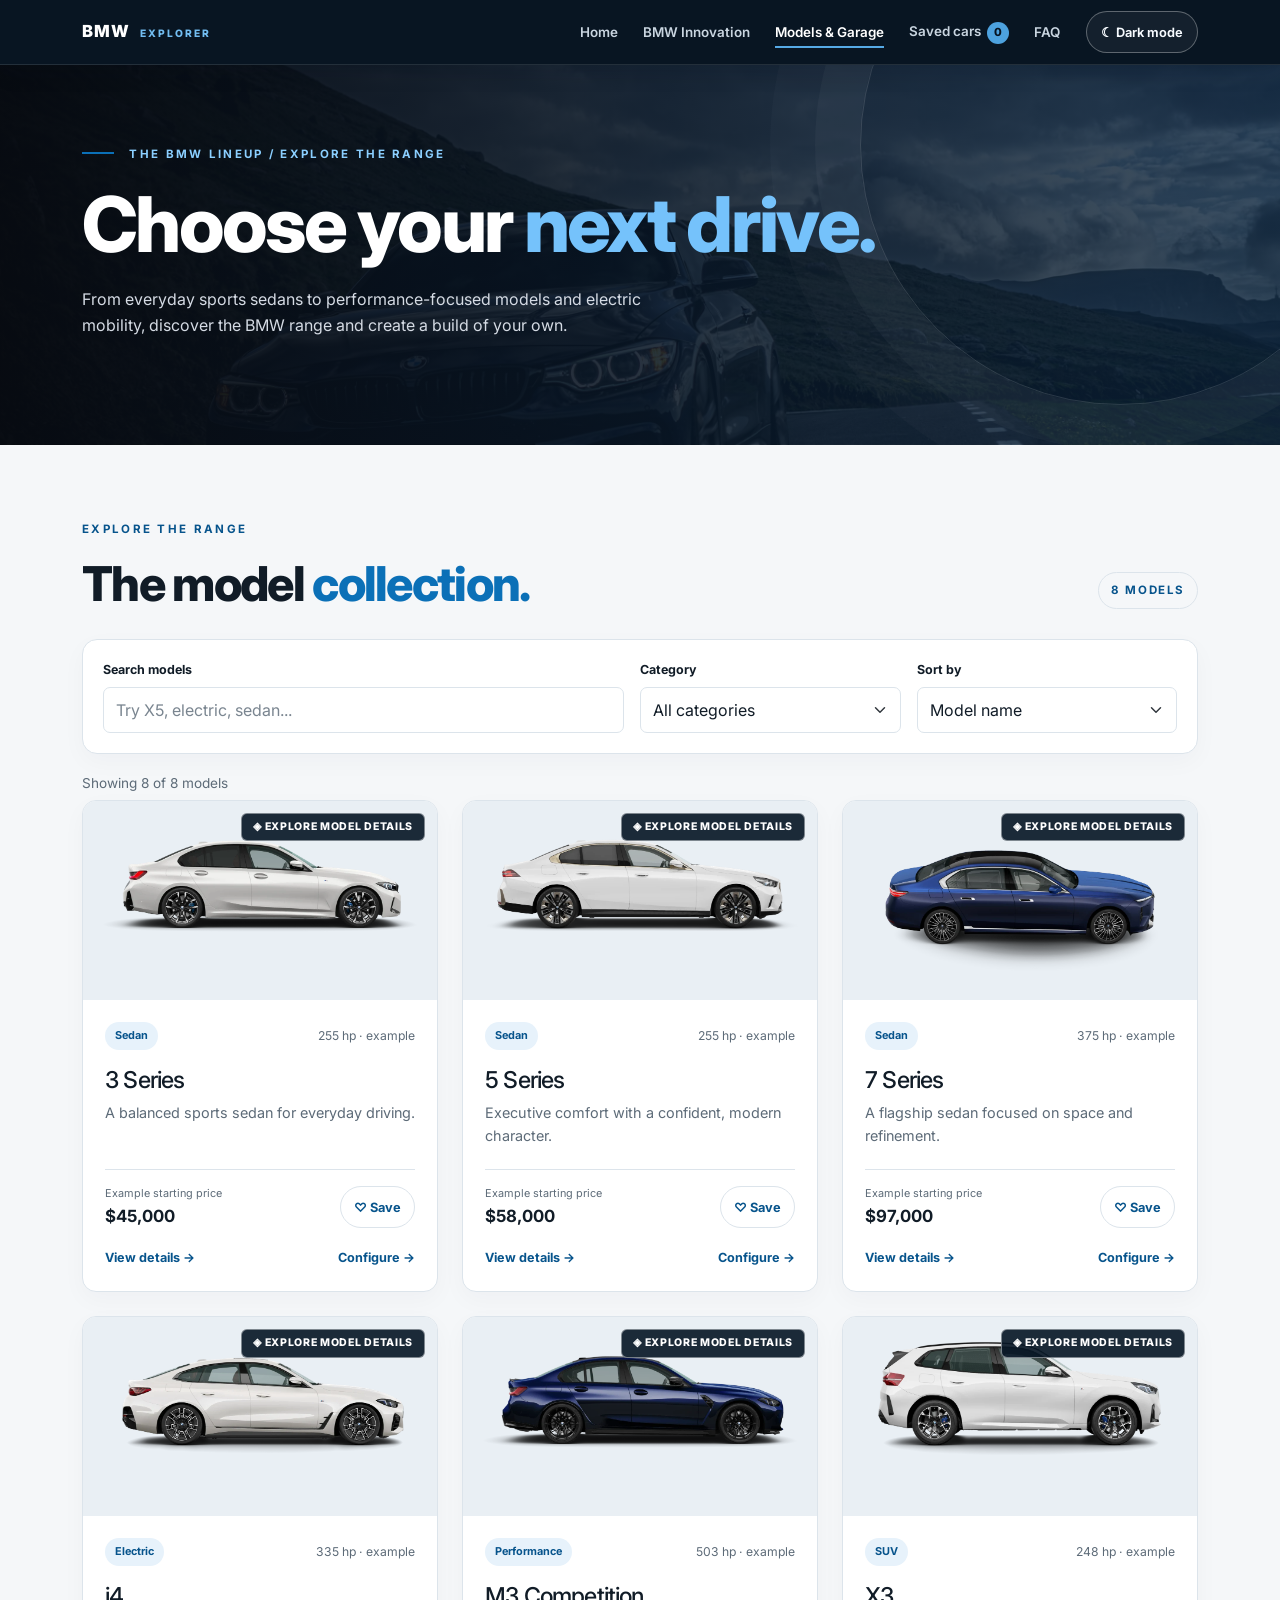
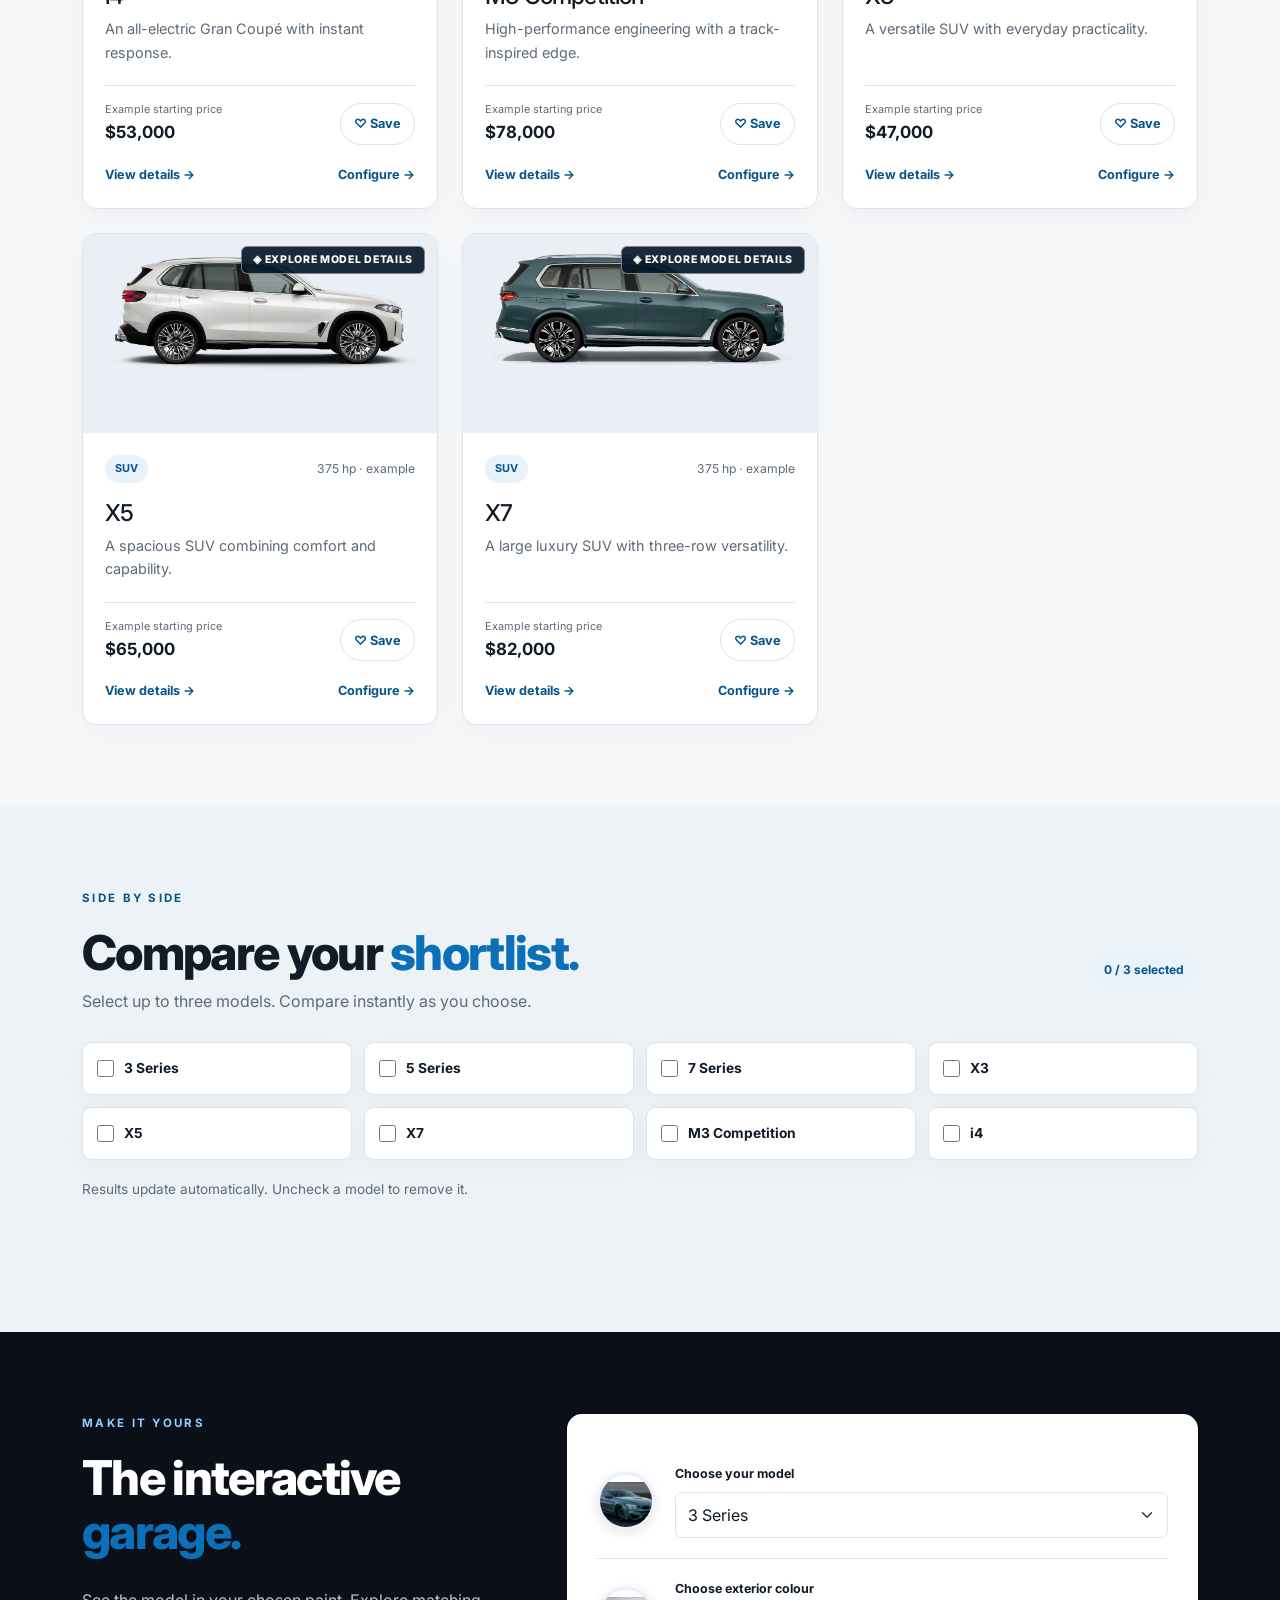
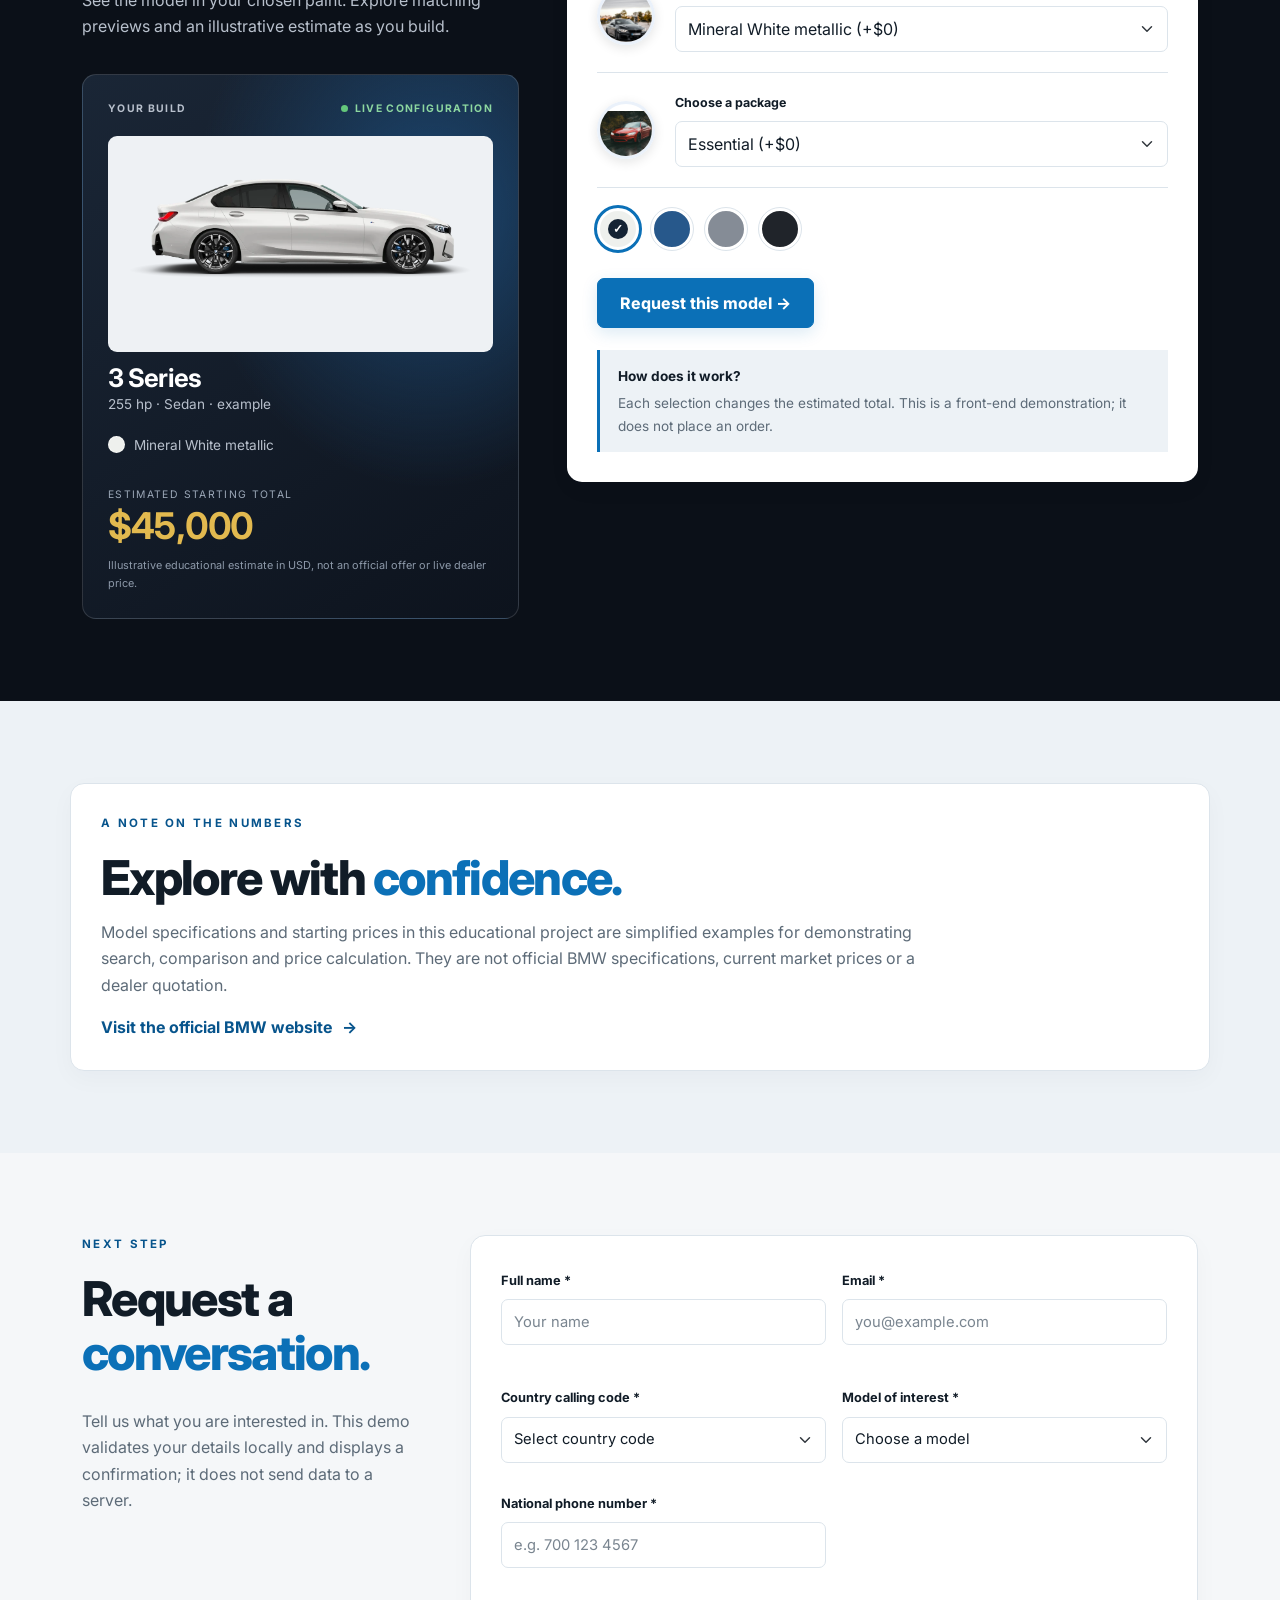
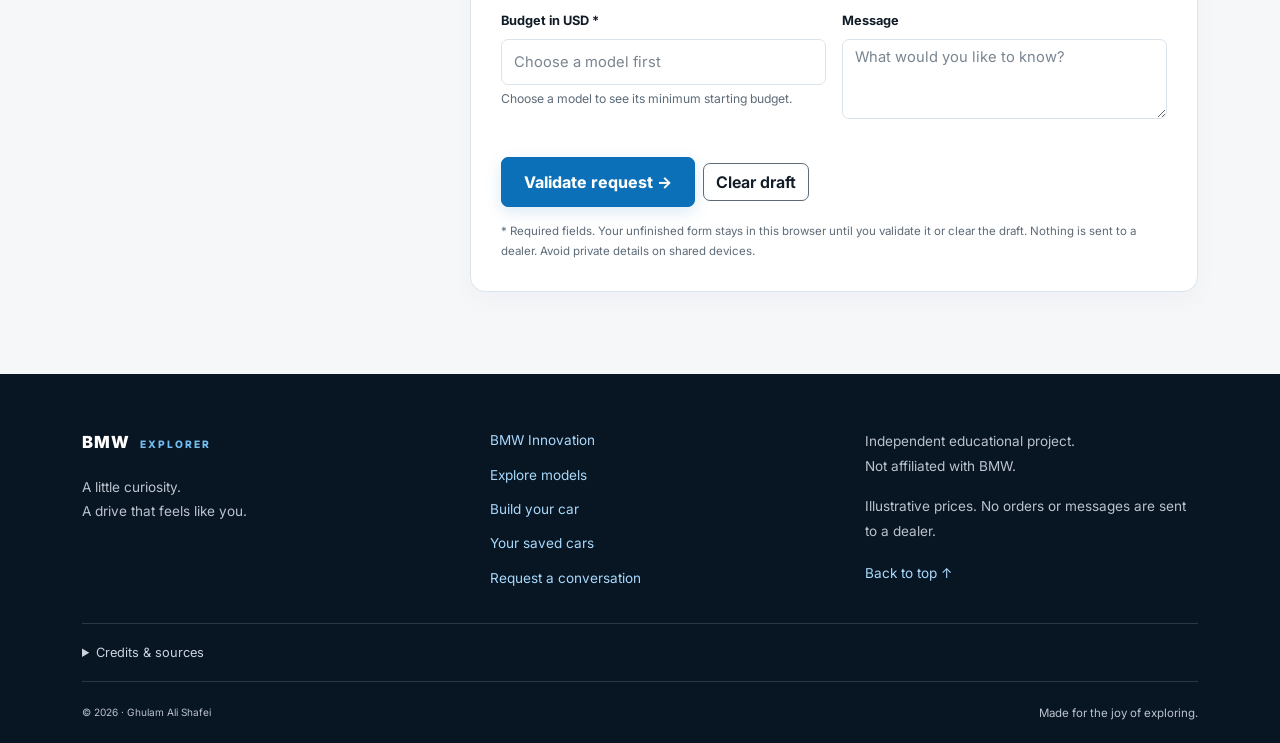
<file: models.html>
<!DOCTYPE html>

<html lang="en">
<head>
<meta charset="utf-8"/>
<meta content="width=device-width, initial-scale=1.0" name="viewport"/>
<meta content="Explore BMW models, filter the lineup and create a simple vehicle configuration." name="description"/>
<title>BMW Explorer | Models &amp; Garage</title>
<script src="js/theme-init.js"></script>
<link href="css/bootstrap.min.css" rel="stylesheet"/>
<link href="css/style.css" rel="stylesheet"/>
<link href="css/final.css" rel="stylesheet"/>
<link href="css/bmw-polish.css?v=20261112" rel="stylesheet"/>
</head>
<body id="pageTop">
<a class="skip-link" href="#main">Skip to content</a>
<nav aria-label="Main navigation" class="navbar navbar-expand-lg navbar-dark site-navbar">
<div class="container">
<a class="navbar-brand" href="index.html">BMW <span>EXPLORER</span></a>
<button aria-controls="mainNav" aria-expanded="false" aria-label="Toggle navigation" class="navbar-toggler" data-bs-target="#mainNav" data-bs-toggle="collapse" type="button">
<span class="navbar-toggler-icon"></span>
</button>
<div class="collapse navbar-collapse" id="mainNav">
<ul class="navbar-nav ms-auto align-items-lg-center">
<li class="nav-item">
<a class="nav-link" data-nav="home" href="index.html">Home</a>
</li>
<li class="nav-item">
<a class="nav-link" data-nav="innovation" href="innovation.html">BMW Innovation</a>
</li>
<li class="nav-item">
<a class="nav-link" data-nav="models" href="models.html">Models &amp; Garage</a>
</li>
<li class="nav-item">
<a class="nav-link" data-nav="saved" href="saved.html">Saved cars <span class="saved-count">0</span></a>
</li>
<li class="nav-item">
<a class="nav-link" data-nav="faq" href="index.html#faq">FAQ</a>
</li>
<li class="nav-item">
<button aria-pressed="false" class="theme-toggle" id="themeToggle" type="button">
                Dark mode
              </button>
</li>
</ul>
</div>
</div>
</nav>
<header class="page-hero">
<div class="container">
<p class="eyebrow">
<span class="eyebrow-line"></span> THE BMW LINEUP / EXPLORE THE RANGE
        </p>
<h1>Choose your <span>next drive.</span></h1>
<p>
          From everyday sports sedans to performance-focused models and electric
          mobility, discover the BMW range and create a build of your own.
        </p>
</div>
</header>
<main id="main">
<section class="models-section" id="models">
<div class="container">
<div class="section-heading-row">
<div>
<p class="eyebrow dark-eyebrow">EXPLORE THE RANGE</p>
<h2 class="section-title">
                The model <span class="accent">collection.</span>
</h2>
</div>
<span aria-live="polite" class="collection-count" id="collectionCount">8 MODELS</span>
</div>
<div class="filter-panel">
<div class="search-wrap">
<label for="modelSearch">Search models</label><input autocomplete="off" class="form-control" id="modelSearch" placeholder="Try X5, electric, sedan..." type="search"/>
</div>
<div>
<label for="categoryFilter">Category</label><select class="form-select" id="categoryFilter">
<option value="all">All categories</option>
<option value="Sedan">Sedan</option>
<option value="SUV">SUV</option>
<option value="Performance">Performance</option>
<option value="Electric">Electric</option>
</select>
</div>
<div>
<label for="sortModels">Sort by</label><select class="form-select" id="sortModels">
<option value="name">Model name</option>
<option value="price-low">Price: low to high</option>
<option value="price-high">Price: high to low</option>
<option value="power">Horsepower</option>
</select>
</div>
</div>
<p aria-live="polite" class="result-summary" id="resultSummary">
            Showing all models
          </p>
<div aria-live="polite" class="row g-4" id="modelGrid"></div>
<div class="empty-state" hidden="" id="emptyState">
<span>⌕</span>
<h3>No models found</h3>
<p>Try another search or choose a different category.</p>
<button class="btn btn-outline-dark" id="resetFilters" type="button">
              Reset filters
            </button>
</div>
</div>
</section>
<section class="compare-section" id="compare">
<div class="container">
<p class="eyebrow dark-eyebrow">SIDE BY SIDE</p>
<div class="section-heading-row compare-heading">
<div>
<h2 class="section-title">
                Compare your <span class="accent">shortlist.</span>
</h2>
<p class="compare-intro">
                Select up to three models. Compare instantly as you choose.
              </p>
</div>
<span aria-live="polite" class="compare-counter" id="compareCounter">0 / 3 selected</span>
</div>
<div aria-label="Choose models to compare" class="compare-picker" id="comparePicker" role="group"></div>
<p class="compare-help" id="compareHelp">
            Select a model to start. Results update automatically; uncheck a
            model to remove it.
          </p>
<p class="field-error" id="compareError" role="alert"></p>
<div aria-live="polite" class="comparison-result" hidden="" id="comparisonResult"></div>
</div>
</section>
<section class="garage-section" id="garage">
<div class="container">

<div class="row g-5 align-items-start">
<div class="col-12 col-lg-5">
<p class="eyebrow">MAKE IT YOURS</p>
<h2 class="section-title text-white">
                The interactive <span class="gold-text">garage.</span>
</h2>
<p class="garage-intro">
                See the model in your chosen paint. Explore matching previews
                and an illustrative estimate as you build.
              </p>
<div class="garage-preview">
<div class="preview-topline">
<span>YOUR BUILD</span><span class="live-dot">LIVE CONFIGURATION</span>
</div>
<img alt="BMW 3 Series paint preview" class="garage-car-image" id="previewImage" src="images/cars/3-series-0.webp"/>
<div class="preview-mark" id="previewMark">BMW</div>
<div class="preview-car-name" id="previewName">3 Series</div>
<div class="preview-spec" id="previewSpec">255 hp · Sedan</div>
<div class="preview-color-line">
<span class="color-swatch" id="colorSwatch"></span><span id="previewColor">Alpine White</span>
</div>
<div class="preview-total-label">ESTIMATED STARTING TOTAL</div>
<div aria-live="polite" class="preview-total" id="configTotal">
                  $45,000
                </div>
<p class="disclaimer">
                  Illustrative educational estimate in USD, not an official
                  offer or live dealer price.
                </p>
</div>
</div>
<div class="col-12 col-lg-7">
<div class="config-controls" id="configControls">
<div class="control-step">
<span class="step-photo"><img alt="BMW vehicle detail" src="images/model-3series.jpg"/></span>
<div class="w-100">
<label for="configModel">Choose your model</label><select class="form-select" id="configModel"></select>
</div>
</div>
<div class="control-step">
<span class="step-photo"><img alt="BMW paint and body detail" src="images/model-m3.jpg"/></span>
<div class="w-100">
<label for="configColor">Choose exterior colour</label><select class="form-select" id="configColor"></select>
</div>
</div>
<div class="control-step">
<span class="step-photo"><img alt="BMW front design detail" src="images/model-x5.jpg"/></span>
<div class="w-100">
<label for="configPackage">Choose a package</label><select class="form-select" id="configPackage">
<option value="0">Essential (+$0)</option>
<option value="1800">Comfort Pack (+$1,800)</option>
<option value="3200">Sport Pack (+$3,200)</option>
</select>
</div>
</div>
<div aria-label="Available exterior colours" class="paint-swatches" id="paintSwatches" role="group"></div>
<a class="btn btn-gold mt-3" href="#contact" id="buildRequest">Request this model →</a>
<div class="config-note">
<strong>How does it work?</strong>
<p>
                    Each selection changes the estimated total. This is a
                    front-end demonstration; it does not place an order.
                  </p>
</div>
</div>
</div>
</div>
</div>
</section>
<section class="pricing-section" id="pricing">
<div class="container pricing-note-panel">
<p class="eyebrow dark-eyebrow">A NOTE ON THE NUMBERS</p>
<h2 class="section-title">
            Explore with <span class="accent">confidence.</span>
</h2>
<p>
            Model specifications and starting prices in this educational project
            are simplified examples for demonstrating search, comparison and
            price calculation. They are not official BMW specifications, current
            market prices or a dealer quotation.
          </p>
<a class="text-link" href="https://www.bmw.com/" rel="noopener noreferrer" target="_blank">Visit the official BMW website <span aria-hidden="true">→</span></a>
</div>
</section>
<section class="contact-section" id="contact">
<div class="container">
<div class="row g-5">
<div class="col-12 col-lg-4">
<p class="eyebrow dark-eyebrow">NEXT STEP</p>
<h2 class="section-title">
                Request a <span class="accent">conversation.</span>
</h2>
<p>
                Tell us what you are interested in. This demo validates your
                details locally and displays a confirmation; it does not send
                data to a server.
              </p>
</div>
<div class="col-12 col-lg-8">
<form class="inquiry-form" id="inquiryForm" novalidate="">
<div class="row g-3">
<div class="col-12 col-md-6">
<label class="form-label" for="fullname">Full name *</label><input aria-describedby="fullnameError" aria-invalid="false" autocomplete="name" class="form-control" id="fullname" maxlength="80" minlength="2" name="fullname" placeholder="Your name" required="" type="text"/><small aria-live="polite" class="field-error" id="fullnameError"></small>
</div>
<div class="col-12 col-md-6">
<label class="form-label" for="email">Email *</label><input aria-describedby="emailError" aria-invalid="false" autocomplete="email" class="form-control" id="email" name="email" placeholder="you@example.com" required="" type="email"/><small aria-live="polite" class="field-error" id="emailError"></small>
</div>
<div class="col-12 col-md-6">
<label class="form-label" for="countryCode">Country calling code *</label><select aria-describedby="countryCodeError" autocomplete="tel-country-code" class="form-select mb-2" id="countryCode" required="">
<option value="">Select country code</option>
<option value="+7">Kazakhstan / Russia (+7)</option>
<option value="+93">Afghanistan (+93)</option>
<option value="+98">Iran (+98)</option>
<option value="+1">US / Canada (+1)</option>
<option value="+44">United Kingdom (+44)</option>
<option value="+49">Germany (+49)</option>
<option value="+33">France (+33)</option>
<option value="+90">Türkiye (+90)</option>
<option value="+971">UAE (+971)</option>
<option value="+91">India (+91)</option>
<option value="+92">Pakistan (+92)</option>
<option value="+86">China (+86)</option>
<option value="+61">Australia (+61)</option>
<option value="other">Other country</option>
</select>
<div hidden="" id="customCodeWrap">
<label class="form-label" for="customCode">Your calling code *</label><input aria-describedby="countryCodeError" class="form-control" id="customCode" inputmode="tel" maxlength="4" placeholder="e.g. +81" type="tel"/>
</div>
<small aria-live="polite" class="field-error" id="countryCodeError"></small><label class="form-label" for="phone">National phone number *</label><input aria-describedby="phoneError" aria-invalid="false" autocomplete="off" class="form-control" id="phone" inputmode="numeric" maxlength="20" name="phone" placeholder="e.g. 700 123 4567" required="" type="tel"/><small aria-live="polite" class="field-error" id="phoneError"></small>
</div>
<div class="col-12 col-md-6">
<label class="form-label" for="interestModel">Model of interest *</label><select aria-describedby="interestModelError" aria-invalid="false" class="form-select" id="interestModel" name="model" required="">
<option value="">Choose a model</option></select><small aria-live="polite" class="field-error" id="interestModelError"></small>
</div>
<div class="col-12 col-md-6">
<label class="form-label" for="budget">Budget in USD *</label><input aria-describedby="budgetHint budgetError" aria-invalid="false" class="form-control" id="budget" inputmode="decimal" maxlength="12" name="budget" placeholder="e.g. 60000" required="" type="text"/><small class="form-text" id="budgetHint">Choose a model to see its minimum starting budget.</small><small aria-live="polite" class="field-error" id="budgetError"></small>
</div>
<div class="col-12 col-md-6">
<label class="form-label" for="message">Message</label><textarea aria-describedby="messageError" class="form-control" id="message" maxlength="400" name="message" placeholder="What would you like to know?" rows="3"></textarea><small aria-live="polite" class="field-error" id="messageError"></small>
</div>
<div class="col-12">
<button class="btn btn-gold" type="submit">
                      Validate request <span aria-hidden="true">→</span></button><button class="btn btn-outline-secondary ms-2" id="clearDraft" type="button">
                      Clear draft
                    </button>
<p class="form-hint">
                      * Required fields. Your unfinished form stays in this
                      browser until you validate it or clear the draft. Nothing
                      is sent to a dealer. Avoid private details on shared
                      devices.
                    </p>
</div>
</div>
<div aria-live="polite" class="success-message" hidden="" id="successMessage" role="status">
<strong>Request details look good!</strong>
<p>
                    Your demo request has been validated successfully. No
                    message was sent to a server.
                  </p>
</div>
</form>
</div>
</div>
</div>
</section>
</main>
<footer class="site-footer">
<div class="container">
<div class="footer-top">
<div>
<a class="navbar-brand" href="index.html">BMW <span>EXPLORER</span></a>
<p>A little curiosity.<br/>A drive that feels like you.</p>
</div>
<div class="footer-links">
<a href="innovation.html">BMW Innovation</a><a href="models.html">Explore models</a><a href="models.html#garage">Build your car</a><a href="saved.html">Your saved cars</a><a href="models.html#contact">Request a conversation</a>
</div>
<div class="footer-note">
<p>
              Independent educational project.<br/>Not affiliated with BMW.
            </p>
<p>
              Illustrative prices. No orders or messages are sent to a dealer.
            </p>
<a href="#pageTop">Back to top ↑</a>
</div>
</div>
<details class="footer-credits" id="credits">
<summary>Credits &amp; sources</summary>
<div class="credits-content">
<h2 class="visually-hidden">Sources and acknowledgements</h2>
<h3>Code and typography</h3>
<ul>
<li>
<a href="https://getbootstrap.com/docs/5.3/">Bootstrap 5.3.3</a>: responsive grid, navigation and form components.
              </li>
<li>
<a href="https://jquery.com/">jQuery 3.7.1</a>: FAQ slide
                effects, catalogue fades and smooth scrolling.
              </li>
<li>
<a href="https://fonts.google.com/">Google Fonts</a>: Inter and
                Playfair Display.
              </li>
</ul>
<h3>BMW model and colour previews</h3>
<p>
              Model and paint images © BMW AG, sourced from the official BMW
              Middle East model pages linked below. Local WebP copies are used
              for educational demonstration. Paint availability and vehicle
              equipment vary by market and model year. These images are not
              claimed as original work.
            </p>
<ul class="footer-model-sources"></ul>
<h3>Editorial photographs and video</h3>
<ul>
<li>
<a href="https://unsplash.com/@thylervoss">Thyler Voss / Unsplash</a>: mountain-road BMW photograph. This is the photographer
                profile; the exact original photo URL remains unconfirmed.
              </li>
<li>
<a href="https://unsplash.com/photos/_4sWbzH5fp8">Josh Berquist / Unsplash</a>: silver BMW M4.
              </li>
<li>
<a href="https://unsplash.com/photos/ApT14-r3OH0">Erik Mclean / Unsplash</a>: red BMW.
              </li>
<li>
<a href="https://unsplash.com/photos/AvuK9LPk2eg">Martin Katler / Unsplash</a>: black BMW coupe.
              </li>
<li>
<a href="https://pixabay.com/videos/car-vehicle-road-bmw-speed-167659/">Ali_fathy / Pixabay</a>: home-page driving video.
              </li>
</ul>
<p>
<a href="https://github.com/G-Shafei2004/Midterm-Project">Project repository</a>
              ·
              <a href="https://g-shafei2004.github.io/Midterm-Project/">GitHub Pages</a>
</p>
</div>
</details>
<div class="footer-bottom">
<small>© 2026 · Ghulam Ali Shafei</small><span>Made for the joy of exploring.</span>
</div>
</div>
</footer>
<div aria-live="polite" class="site-status" id="siteStatus" role="status"></div>
<script src="js/vendor/jquery.min.js"></script>
<script src="js/vendor/bootstrap.bundle.min.js"></script>
<script src="js/data.js"></script>
<script src="js/main.js?v=configure-fix-20261113"></script>
<script src="js/models.js?v=configure-fix-20261113"></script>
<script src="js/experience.js"></script>
</body>
</html>
</file>
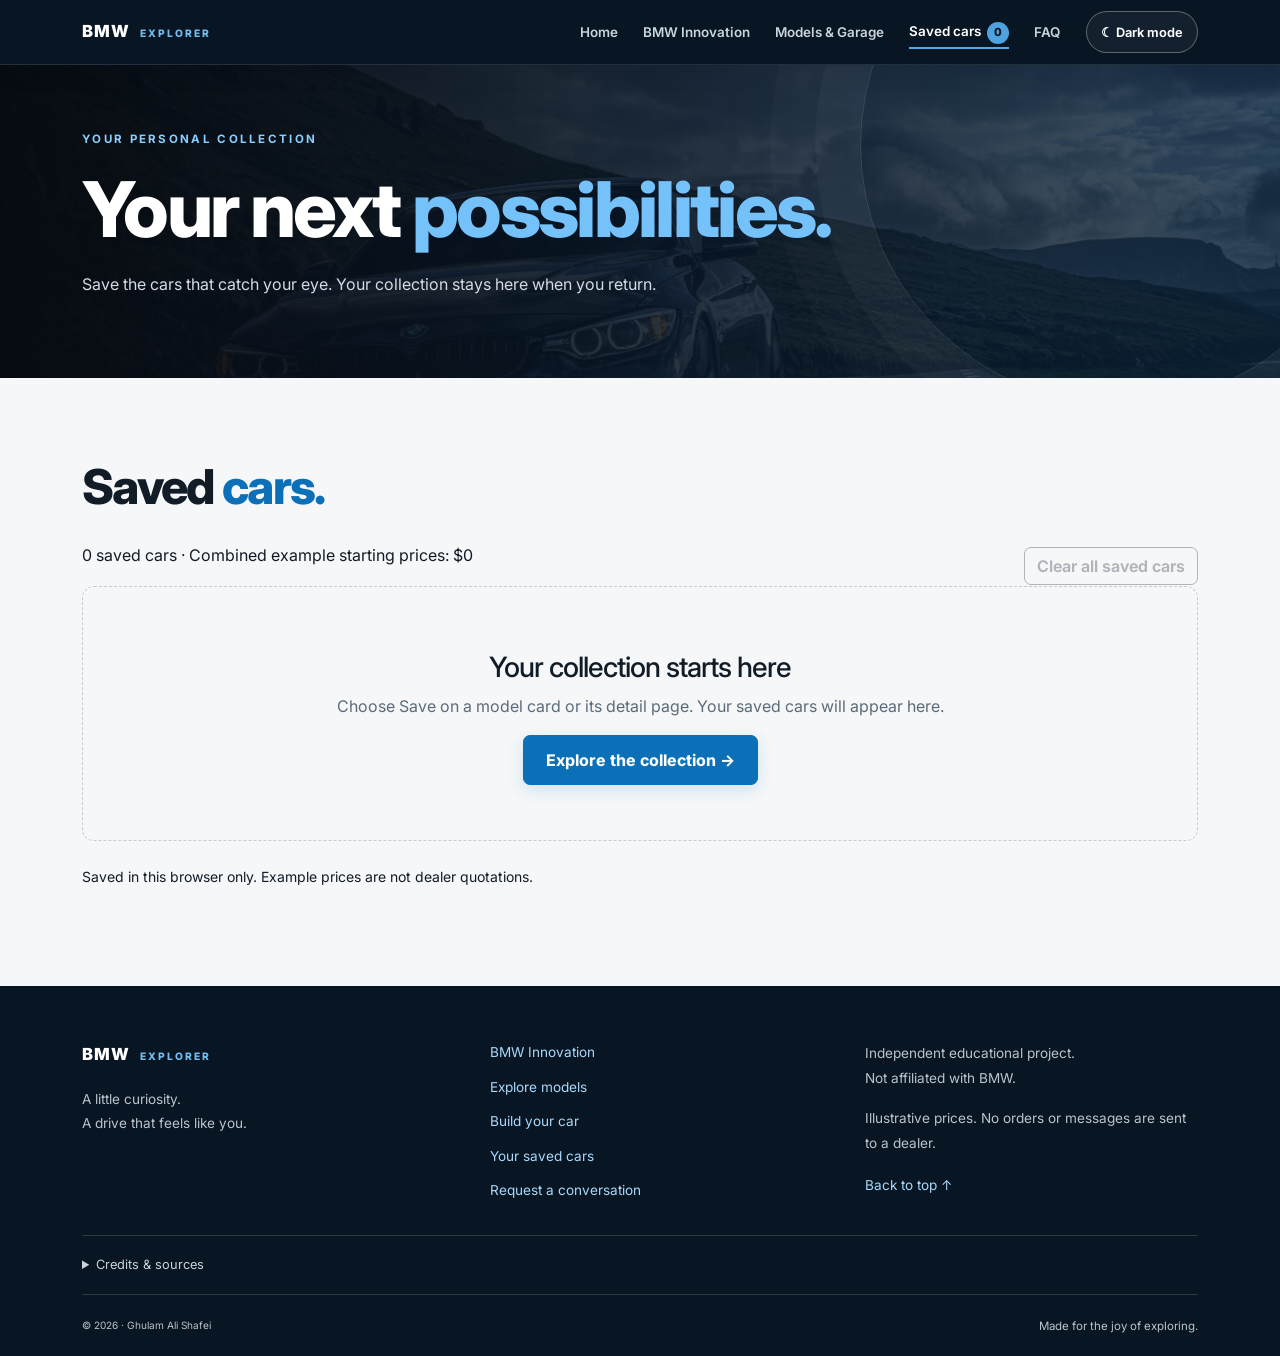
<file: saved.html>
<!doctype html>
<html lang="en">
  <head>
    <meta charset="UTF-8" >
    <meta name="viewport" content="width=device-width, initial-scale=1" >
    <meta
      name="description"
      content="Explore BMW models, matching paint previews and your personal saved collection."
    >
    <title>BMW Explorer | Your saved cars</title>
    <script src="js/theme-init.js"></script>
    <link rel="stylesheet" href="css/bootstrap.min.css" >
    <link rel="stylesheet" href="css/style.css" >
    <link rel="stylesheet" href="css/final.css" >
      <link rel="stylesheet" href="css/bmw-polish.css?v=20261112" >
  </head>
  <body id="pageTop">
    <a class="skip-link" href="#main">Skip to content</a>
    <nav
      class="navbar navbar-expand-lg navbar-dark site-navbar"
      aria-label="Main navigation"
    >
      <div class="container">
        <a class="navbar-brand" href="index.html">BMW <span>EXPLORER</span></a>
        <button
          class="navbar-toggler"
          type="button"
          data-bs-toggle="collapse"
          data-bs-target="#mainNav"
          aria-label="Toggle navigation"
          aria-controls="mainNav"
          aria-expanded="false"
        >
          <span class="navbar-toggler-icon"></span>
        </button>
        <div class="collapse navbar-collapse" id="mainNav">
          <ul class="navbar-nav ms-auto align-items-lg-center">
            <li class="nav-item">
              <a class="nav-link" data-nav="home" href="index.html">Home</a>
            </li>
            <li class="nav-item">
              <a class="nav-link" data-nav="innovation" href="innovation.html"
                >BMW Innovation</a
              >
            </li>
            <li class="nav-item">
              <a class="nav-link" data-nav="models" href="models.html"
                >Models &amp; Garage</a
              >
            </li>
            <li class="nav-item">
              <a class="nav-link" data-nav="saved" href="saved.html"
                >Saved cars <span class="saved-count">0</span></a
              >
            </li>
            <li class="nav-item">
              <a class="nav-link" data-nav="faq" href="index.html#faq">FAQ</a>
            </li>
            <li class="nav-item">
              <button
                id="themeToggle"
                type="button"
                class="theme-toggle"
                aria-pressed="false"
              >
                Dark mode
              </button>
            </li>
          </ul>
        </div>
      </div>
    </nav>
    <main id="main">
      <header class="page-hero compact-hero">
        <div class="container">
          <p class="eyebrow">YOUR PERSONAL COLLECTION</p>
          <h1>Your next <span>possibilities.</span></h1>
          <p>
            Save the cars that catch your eye. Your collection stays here when
            you return.
          </p>
        </div>
      </header>
      <section>
        <div class="container">
          <div class="section-heading-row">
            <div>
              <h2 class="section-title">
                Saved <span class="accent">cars.</span>
              </h2>
              <p id="savedSummary" aria-live="polite"></p>
            </div>
            <button
              id="clearSaved"
              class="btn btn-outline-secondary"
              type="button"
            >
              Clear all saved cars
            </button>
          </div>
          <div id="savedGrid" class="row g-4"></div>
          <div id="savedEmpty" class="empty-state" hidden>
            <h3>Your collection starts here</h3>
            <p>
              Choose Save on a model card or its detail page. Your saved cars
              will appear here.
            </p>
            <a class="btn btn-gold" href="models.html"
              >Explore the collection →</a
            >
          </div>
          <p class="small mt-4">
            Saved in this browser only. Example prices are not dealer
            quotations.
          </p>
        </div>
      </section>
    </main>
    <footer class="site-footer">
      <div class="container">
        <div class="footer-top">
          <div>
            <a class="navbar-brand" href="index.html"
              >BMW <span>EXPLORER</span></a
            >
            <p>A little curiosity.<br >A drive that feels like you.</p>
          </div>
          <div class="footer-links">
            <a href="innovation.html">BMW Innovation</a
            ><a href="models.html">Explore models</a
            ><a href="models.html#garage">Build your car</a
            ><a href="saved.html">Your saved cars</a
            ><a href="models.html#contact">Request a conversation</a>
          </div>
          <div class="footer-note">
            <p>
              Independent educational project.<br >Not affiliated with BMW.
            </p>
            <p>
              Illustrative prices. No orders or messages are sent to a dealer.
            </p>
            <a href="#pageTop">Back to top ↑</a>
          </div>
        </div>
        <details class="footer-credits" id="credits">
          <summary>Credits &amp; sources</summary>
          <div class="credits-content">
            <h2 class="visually-hidden">Sources and acknowledgements</h2>
            <h3>Code and typography</h3>
            <ul>
              <li>
                <a href="https://getbootstrap.com/docs/5.3/">Bootstrap 5.3.3</a
                >: responsive grid, navigation and form components.
              </li>
              <li>
                <a href="https://jquery.com/">jQuery 3.7.1</a>: FAQ slide
                effects, catalogue fades and smooth scrolling.
              </li>
              <li>
                <a href="https://fonts.google.com/">Google Fonts</a>: Inter and
                Playfair Display.
              </li>
<<<<<<< HEAD
              
=======
              <li>
                ChatGPT (OpenAI): requirements review, code suggestions and
                implementation assistance, debugging, testing and documentation
                support.
              </li>
>>>>>>> c5458d55a2e87350e6f49df51ab55c8b4958207b
            </ul>
            <h3>BMW model and colour previews</h3>
            <p>
              Model and paint images © BMW AG, sourced from the official BMW
              Middle East model pages linked below. Local WebP copies are used
              for educational demonstration. Paint availability and vehicl
              equipment vary by market and model year. These images are not
              claimed as original work.
            </p>
            <ul class="footer-model-sources"></ul>
            <h3>Editorial photographs and video</h3>
            <ul>
              <li>
                <a href="https://unsplash.com/@thylervoss"
                  >Thyler Voss / Unsplash</a
                >: mountain-road BMW photograph. This is the photographer
                profile; the exact original photo URL remains unconfirmed.
              </li>
              <li>
                <a href="https://unsplash.com/photos/_4sWbzH5fp8"
                  >Josh Berquist / Unsplash</a
                >: silver BMW M4.
              </li>
              <li>
                <a href="https://unsplash.com/photos/ApT14-r3OH0"
                  >Erik Mclean / Unsplash</a
                >: red BMW.
              </li>
              <li>
                <a href="https://unsplash.com/photos/AvuK9LPk2eg"
                  >Martin Katler / Unsplash</a
                >: black BMW coupe.
              </li>
              <li>
                <a
                  href="https://pixabay.com/videos/car-vehicle-road-bmw-speed-167659/"
                  >Ali_fathy / Pixabay</a
                >: home-page driving video.
              </li>
            </ul>
            
            <p>
              <a href="https://github.com/G-Shafei2004/Midterm-Project"
                >Project repository</a
              >
              ·
              <a href="https://g-shafei2004.github.io/Midterm-Project/"
                >GitHub Pages</a
              >
            </p>
          </div>
        </details>
        <div class="footer-bottom">
          <small>© 2026 · Ghulam Ali Shafei</small
          ><span>Made for the joy of exploring.</span>
        </div>
      </div>
    </footer>
    <div
      id="siteStatus"
      class="site-status"
      role="status"
      aria-live="polite"
    ></div>
    <script src="js/vendor/jquery.min.js"></script>
    <script src="js/vendor/bootstrap.bundle.min.js"></script>
    <script src="js/data.js"></script>
    <script src="js/main.js?v=configure-fix-20261113"></script>
    <script src="js/saved.js"></script>
    <script src="js/experience.js"></script>
  </body>
</html>
</file>
<file: css/style.css>
@import url('https://fonts.googleapis.com/css2?family=Playfair+Display:wght@700;800&family=Inter:wght@400;500;600;700&display=swap');

:root {
  --ink: #0b0e14;
  --ink-soft: #151c28;
  --paper: #f7f5f0;
  --blue: #1c6dd0;
  --blue-dark: #124a92;
  --gold: #c9971f;
  --muted: #6b6f76;
  --line: rgba(11,14,20,.13);
  --display: "Playfair Display", Georgia, serif;
  --body: "Inter", "Segoe UI", Arial, sans-serif;
}
* { box-sizing: border-box; }
html { scroll-behavior: smooth; }
body { margin: 0; color: var(--ink); background: var(--paper); font-family: var(--body); line-height: 1.65; }
h1,h2,h3 { font-family: var(--display); line-height: 1.12; }
a { color: var(--blue); }
:focus-visible { outline: 3px solid #e3ad32 !important; outline-offset: 3px; }
.site-navbar { background: var(--ink); padding: 15px 0; }
.navbar-brand { color: white !important; font-family: var(--display); font-weight: 800; letter-spacing: .04em; }
.navbar-brand span { color: var(--gold); font: 700 .64rem var(--body); letter-spacing: .18em; margin-left: 5px; }
.site-navbar .nav-link { color: #cfd3da !important; margin-left: 12px; position: relative; }
.site-navbar .nav-link::after { content:""; position:absolute; left:8px; right:100%; bottom:3px; height:2px; background:var(--gold); transition:right .2s; }
.site-navbar .nav-link:hover::after,.site-navbar .nav-link.active::after { right:8px; }
.site-navbar .nav-link.active { color:white !important; }
.hero { position:relative; overflow:hidden; color:white; background:linear-gradient(120deg,#080c13 0%,#102b4d 58%,#124a92 100%); }
.home-hero { min-height:650px; padding:100px 0 85px; clip-path:polygon(0 0,100% 0,100% 91%,0 100%); }
.hero-content { position:relative; z-index:2; }
.eyebrow { color:#d8b45b; font-size:.72rem; font-weight:700; letter-spacing:.2em; margin-bottom:18px; }
.dark-eyebrow { color:var(--blue-dark); }
.hero h1 { font-size:clamp(3.1rem,7vw,6rem); font-weight:800; max-width:850px; margin:0 0 22px; }
.hero h1 span,.page-hero h1 span { color:#e0b64d; }
.hero-copy { color:#d5dbe4; max-width:540px; font-size:1.1rem; }
.btn-gold { background:var(--gold); border:1px solid var(--gold); color:#11151c; font-weight:700; padding:12px 22px; transition:transform .2s,background .2s,box-shadow .2s; }
.btn-gold:hover { color:#fff; background:#ad8017; border-color:#ad8017; transform:translateY(-2px); box-shadow:0 8px 20px #0003; }
.hero-stats { display:flex; gap:55px; margin-top:65px; }
.hero-stats div { display:flex; flex-direction:column; }
.hero-stats strong { font:700 1.65rem var(--display); color:white; }
.hero-stats span { color:#aeb8c7; font-size:.76rem; text-transform:uppercase; letter-spacing:.12em; }
.hero-orbit { position:absolute; border:1px solid #ffffff20; border-radius:50%; pointer-events:none; }
.orbit-one { width:550px;height:550px;right:-120px;top:40px; }
.orbit-two { width:390px;height:390px;right:-40px;top:120px;border-color:#c9971f44; }
.hero-side-label { position:absolute; right:24px; bottom:70px; writing-mode:vertical-rl; color:#ffffff80; letter-spacing:.22em; font-size:.65rem; }
section { padding:82px 0; }
.section-title { font-weight:800; font-size:clamp(2rem,4vw,3rem); margin-bottom:28px; }
.accent,.gold-text { color:var(--gold); }
.features-section { background:#eeece6; }
.features-grid { display:grid; grid-template-columns:repeat(4,1fr); gap:18px; margin-top:38px; }
.feature-card { background:white; border:1px solid #e5e1d8; border-radius:12px; padding:28px 24px; min-height:220px; transition:transform .22s,box-shadow .22s; }
.feature-card h3 { font:700 1.2rem var(--body); margin:20px 0 10px; }
.feature-card p { color:var(--muted); font-size:.93rem; margin:0; }
.feature-icon { width:88px;height:88px;display:block;border-radius:50%;background:#e9f1fc;color:var(--blue-dark);font-weight:700;font-size:.78rem; }
.feature-photo { object-fit:cover; object-position:center; border:5px solid #e9f1fc; box-shadow:0 5px 14px #0b0e1418; }
.feature-card:nth-child(1) .feature-photo { object-position:42% 50%; }
.feature-card:nth-child(2) .feature-photo { object-position:68% 55%; }
.feature-card:nth-child(3) .feature-photo { object-position:50% 48%; }
.feature-card:nth-child(4) .feature-photo { object-position:28% 55%; }
.feature-card.is-hovered,.model-card.is-hovered { transform:translateY(-5px); box-shadow:0 15px 30px #124a9220; }
.about-section { background:var(--paper); }
.about-section p:not(.eyebrow) { color:#555b64; max-width:560px; }
.about-image { width:100%; max-height:410px; object-fit:cover; border-radius:14px; box-shadow:18px 18px 0 #d9c28d; }
.text-link { display:inline-flex; gap:10px; align-items:center; font-weight:700; text-decoration:none; color:var(--blue-dark); }
.text-link:hover { color:var(--gold); }
.faq-section { background:#eeece6; }
.narrow-container { max-width:900px; }
.faq-list { border-top:1px solid var(--line); }
.faq-item { border-bottom:1px solid var(--line); }
.faq-question { width:100%; border:0; background:transparent; padding:22px 4px; display:flex; justify-content:space-between; gap:20px; text-align:left; font-weight:700; color:var(--ink); }
.faq-question span { color:var(--blue); font-size:1.3rem; }
.faq-answer { padding:0 35px 18px 4px; color:var(--muted); }
.faq-answer p { margin:0; }
.page-hero { padding:80px 0 90px; color:white; background:linear-gradient(120deg,#090d14,#124a92); }
.page-hero h1 { font-size:clamp(2.8rem,6vw,4.8rem); font-weight:800; margin-bottom:18px; }
.page-hero p:last-child { max-width:600px; color:#d5dbe4; }
.models-section { padding-top:75px; }
.section-heading-row { display:flex; justify-content:space-between; align-items:end; gap:20px; }
.collection-count { color:var(--blue-dark); font-size:.72rem; font-weight:700; letter-spacing:.14em; padding:8px 12px; border:1px solid #c9d8ea; border-radius:30px; white-space:nowrap; margin-bottom:30px; }
.filter-panel { display:grid; grid-template-columns:2fr 1fr 1fr; gap:16px; padding:20px; background:white; border:1px solid var(--line); border-radius:12px; box-shadow:0 8px 22px #0b0e1408; }
.filter-panel label,.config-controls label { display:block; font-size:.78rem; font-weight:700; margin-bottom:7px; }
.form-control,.form-select { min-height:46px; border-color:#d7d9dd; border-radius:7px; font-family:var(--body); }
.form-control:focus,.form-select:focus { border-color:var(--blue); box-shadow:0 0 0 .2rem #1c6dd022; }
.result-summary { margin:18px 0 5px; color:var(--muted); font-size:.85rem; }
.model-card { height:100%; overflow:hidden; background:white; border:1px solid #e5e1d8; border-radius:12px; transition:transform .22s,box-shadow .22s; }
.model-card img { width:100%; height:195px; object-fit:cover; background:#dfe4e9; }
.model-card-body { padding:22px; }
.model-card-top,.model-card-bottom { display:flex; justify-content:space-between; align-items:center; gap:12px; }
.model-category { color:var(--blue-dark); background:#eaf1fa; border-radius:30px; padding:5px 10px; font-size:.68rem; font-weight:700; }
.model-power { color:var(--muted); font-size:.76rem; }
.model-card h3 { font-size:1.45rem; margin:17px 0 8px; }
.model-card p { color:var(--muted); font-size:.9rem; min-height:48px; }
.model-card-bottom { border-top:1px solid var(--line); padding-top:15px; }
.model-card-bottom strong { font-size:1.05rem; }
.model-card-bottom .text-link { border:0; background:none; font-size:.82rem; }
.empty-state { text-align:center; padding:55px 20px; border:1px dashed #c7cbd2; border-radius:12px; margin-top:25px; }
.empty-state>span { font-size:2rem; color:var(--blue); }
.empty-state h3 { margin:10px 0; }
.empty-state p { color:var(--muted); }
.garage-section { color:white; background:var(--ink); }
.garage-section .section-title { max-width:430px; }
.garage-intro { color:#b8c0cc; max-width:410px; }
.garage-preview { margin-top:35px; padding:25px; border:1px solid #ffffff24; border-radius:14px; background:linear-gradient(145deg,#1a2636,#0d131d); }
.preview-topline { display:flex; justify-content:space-between; color:#b8c0cc; font-size:.65rem; letter-spacing:.13em; font-weight:700; }
.live-dot { color:#8dd7a0; }
.live-dot::before { content:""; display:inline-block; width:7px;height:7px;background:#64c77b;border-radius:50%;margin-right:7px; }
.preview-mark { color:#e2b94f; font:800 3.4rem var(--display); margin-top:32px; }
.preview-car-name { font:700 1.6rem var(--display); }
.preview-spec,.preview-color-line { color:#b8c0cc; font-size:.85rem; }
.preview-color-line { display:flex; align-items:center; gap:9px; margin-top:18px; }
.color-swatch { width:17px;height:17px;border-radius:50%;background:#f4f4f1;border:1px solid #ffffff77; }
.preview-total-label { color:#9ba7b7; font-size:.65rem; letter-spacing:.13em; margin-top:30px; }
.preview-total { font:700 2.3rem var(--display); color:#e2b94f; }
.disclaimer { color:#8d99a9; font-size:.68rem; margin:9px 0 0; }
.config-controls { background:white; color:var(--ink); border-radius:14px; padding:30px; }
.control-step { display:flex; gap:20px; align-items:flex-start; padding:20px 0; border-bottom:1px solid var(--line); }
.control-step>span { color:var(--gold); font:700 1.1rem var(--display); padding-top:7px; }
.config-note { background:#f2f4f7; border-left:3px solid var(--gold); margin-top:22px; padding:15px 18px; font-size:.85rem; }
.config-note p { color:var(--muted); margin:5px 0 0; }
.pricing-section { background:#eeece6; }
.price-table { background:white; border-radius:10px; overflow:hidden; box-shadow:0 5px 18px #0b0e140a; min-width:680px; }
.price-table thead { background:var(--ink); color:white; }
.price-table th,.price-table td { padding:15px; }
.price-table tbody tr:nth-child(even) { background:#f4f2ec; }
.price-table caption { caption-side:top; color:var(--muted); padding:0 0 14px; font-size:.83rem; }
.contact-section { background:var(--paper); }
.contact-section .section-title { max-width:350px; }
.contact-section .col-lg-4>p:not(.eyebrow) { color:var(--muted); }
.inquiry-form { background:white; border:1px solid var(--line); border-radius:14px; padding:30px; box-shadow:0 10px 28px #0b0e140b; }
.inquiry-form .form-label { font-size:.8rem; font-weight:700; }
.field-error { display:block; min-height:18px; margin-top:4px; color:#b42318; font-size:.73rem; }
.form-control.is-invalid,.form-select.is-invalid { border-color:#b42318; background-image:none; }
.form-control.is-valid,.form-select.is-valid { border-color:#198754; background-image:none; }
.form-hint { display:inline-block; color:var(--muted); font-size:.72rem; margin:0 0 0 12px; }
.success-message { display:none; background:#eaf7ef; color:#175c32; border:1px solid #b6e2c5; border-radius:8px; padding:15px 18px; margin-top:20px; }
.success-message p { margin:5px 0 0; font-size:.85rem; }
.site-footer { background:var(--ink); color:#b8c0cc; padding:32px 0; }
.footer-inner { display:flex; align-items:center; justify-content:space-between; gap:18px; flex-wrap:wrap; }
.footer-inner p { margin:0; font-size:.78rem; }
.footer-inner small { color:#8792a1; }
@media (max-width: 991px) {
  .features-grid { grid-template-columns:repeat(2,1fr); }
}
@media (max-width: 767px) {
  .home-hero { min-height:590px; padding:85px 0 95px; }
  .hero-stats { gap:25px; margin-top:48px; }
  .hero-stats strong { font-size:1.35rem; }
  .hero-side-label { display:none; }
  .features-grid { grid-template-columns:repeat(2,1fr); }
  section { padding:62px 0; }
  .filter-panel { grid-template-columns:1fr; }
  .section-heading-row { align-items:start; flex-direction:column; gap:0; }
  .collection-count { margin:0 0 18px; }
  .config-controls,.inquiry-form { padding:22px; }
}
@media (max-width: 420px) {
  .features-grid { grid-template-columns:1fr; }
  .hero-stats { gap:17px; }
  .hero-stats span { font-size:.65rem; }
  .footer-inner { flex-direction:column; align-items:flex-start; }
}

/* Validation and keyboard states */
.field-error:empty { min-height:18px; }
button:focus-visible, a:focus-visible, input:focus-visible, select:focus-visible { outline:3px solid #e3ad32; outline-offset:3px; }
@media (prefers-reduced-motion: reduce) { *, *::before, *::after { scroll-behavior:auto !important; animation-duration:.01ms !important; animation-iteration-count:1 !important; transition-duration:.01ms !important; } }

/* Endterm visual upgrade: cinematic BMW-inspired editorial styling */
.home-hero {
  min-height: 690px;
  display: flex;
  align-items: center;
  padding: 100px 0 115px;
  background-image: linear-gradient(90deg, rgba(5,9,15,.96) 0%, rgba(5,12,22,.83) 42%, rgba(5,12,22,.12) 100%), url('../images/bmw-about.jpg');
  background-size: cover;
  background-position: center 54%;
  clip-path: none;
}
.home-hero::after { content:""; position:absolute; inset:auto 0 0; height:110px; background:linear-gradient(transparent,rgba(7,12,20,.8)); pointer-events:none; }
.home-hero .hero-content { max-width: 1180px; }
.home-hero h1 { max-width: 760px; font-size:clamp(3rem,6.6vw,5.8rem); text-shadow:0 4px 30px #0008; }
.home-hero h1 span { color:#e2b94f; }
.eyebrow-line { display:inline-block; width:32px; height:2px; vertical-align:middle; background:var(--gold); margin:0 10px 3px 0; }
.hero-stats { padding-top:24px; border-top:1px solid #ffffff30; max-width:480px; }
.hero-stats strong { letter-spacing:.03em; }
.hero-side-label { z-index:2; }
.feature-card { padding:26px 22px; }
.feature-photo { width:104px; height:104px; border:4px solid #fff; outline:1px solid #c8d8ed; box-shadow:0 8px 24px #0b0e1422; }
.feature-card:nth-child(1) .feature-photo { object-position:47% 50%; }
.feature-card:nth-child(2) .feature-photo { object-position:50% 50%; }
.feature-card:nth-child(3) .feature-photo { object-position:50% 45%; }
.feature-card:nth-child(4) .feature-photo { object-position:40% 52%; }
.featured-section { background:linear-gradient(145deg,#080d15,#10243a 65%,#0b1421); color:#fff; }
.featured-section .section-title { margin-bottom:0; }
.featured-link { color:#e2b94f; margin-bottom:8px; }
.featured-grid { display:grid; grid-template-columns:1.25fr 1fr 1fr; gap:18px; margin-top:34px; }
.featured-model { min-height:300px; position:relative; overflow:hidden; border-radius:14px; border:1px solid #ffffff24; background:#111b29; isolation:isolate; }
.featured-model img { position:absolute; inset:0; width:100%; height:100%; object-fit:cover; transition:transform .55s ease; z-index:-2; }
.featured-model::after { content:""; position:absolute; inset:0; background:linear-gradient(0deg,rgba(4,8,14,.95),rgba(4,8,14,.05) 80%); z-index:-1; }
.featured-model:hover img { transform:scale(1.06); }
.featured-model>div { position:absolute; left:24px; right:24px; bottom:22px; }
.featured-model span { color:#e2b94f; font-size:.65rem; font-weight:700; letter-spacing:.16em; }
.featured-model h3 { color:#fff; font-size:1.8rem; margin:8px 0 10px; }
.featured-model a { color:#fff; font-size:.82rem; font-weight:700; text-decoration:none; }
.featured-model a:hover { color:#e2b94f; }
.image-note { color:#9ba8b8; font-size:.7rem; margin:14px 0 0; }
.page-hero { position:relative; overflow:hidden; background-image:linear-gradient(90deg,rgba(7,11,18,.96),rgba(10,35,62,.78)),url('../images/bmw-about.jpg'); background-position:center 47%; background-size:cover; }
.page-hero::after { content:""; position:absolute; right:-100px; top:-180px; width:520px; height:520px; border:1px solid #ffffff22; border-radius:50%; box-shadow:0 0 0 45px #ffffff08,0 0 0 90px #ffffff05; }
.page-hero .container { position:relative; z-index:1; }
.compare-section { background:#f2f0ea; }
.compare-heading { align-items:center; }
.compare-heading .section-title { margin-bottom:8px; }
.compare-intro { color:var(--muted); margin:0; }
.compare-counter { background:#e4edf8; color:var(--blue-dark); border-radius:30px; padding:9px 14px; font-size:.75rem; font-weight:700; white-space:nowrap; }
.compare-picker { display:grid; grid-template-columns:repeat(4,minmax(0,1fr)); gap:12px; margin-top:28px; }
.compare-option { display:flex; align-items:center; gap:10px; padding:14px; border:1px solid #d9dce1; border-radius:10px; background:#fff; font-size:.86rem; font-weight:700; cursor:pointer; transition:border .2s,background .2s,transform .2s; }
.compare-option:hover { border-color:var(--blue); transform:translateY(-2px); }
.compare-option:has(input:checked) { border-color:var(--blue); background:#eaf2fc; }
.compare-option input { width:17px; height:17px; accent-color:var(--blue); }
.compare-actions { display:flex; gap:10px; flex-wrap:wrap; margin-top:18px; }
.btn-dark-blue { background:#123d70; color:#fff; border:1px solid #123d70; font-weight:700; padding:11px 18px; }
.btn-dark-blue:hover:not(:disabled) { background:#0b2b50; color:#fff; }
.btn-dark-blue:disabled { opacity:.45; cursor:not-allowed; }
.comparison-result { margin-top:25px; overflow-x:auto; border:1px solid #d9dce1; border-radius:12px; background:#fff; box-shadow:0 10px 28px #0b0e140c; }
.comparison-result table { min-width:620px; margin:0; }
.comparison-result thead { background:#0b1421; color:#fff; }
.comparison-result th,.comparison-result td { padding:14px 16px; }
.comparison-result tbody tr:nth-child(even) { background:#f4f6f8; }
.garage-preview { position:relative; overflow:hidden; background:radial-gradient(ellipse at 80% 25%,#1c4771 0,transparent 48%),linear-gradient(145deg,#1a2636,#0d131d); }
.garage-car-image { display:block; width:100%; height:190px; object-fit:cover; object-position:center; border-radius:9px; margin:18px 0 10px; mix-blend-mode:screen; }
.preview-mark { display:none; }
.control-step { align-items:center; }
.step-photo { flex:0 0 58px; width:58px; height:58px; overflow:hidden; border-radius:50%; border:3px solid #eaf1fa; box-shadow:0 3px 12px #0b0e141c; }
.step-photo img { width:100%; height:100%; object-fit:cover; }
.pricing-note-panel { padding:30px; background:#fff; border:1px solid var(--line); border-radius:14px; box-shadow:0 8px 24px #0b0e1408; }
.pricing-note-panel p:not(.eyebrow) { color:var(--muted); max-width:850px; }
.pricing-note-panel .section-title { margin-bottom:14px; }
.model-card img { transition:transform .45s ease; }
.model-card:hover img { transform:scale(1.035); }
.model-card { transition:transform .22s,box-shadow .22s,border-color .22s; }
.model-card.is-hovered { border-color:#b8cce5; }
@media (max-width: 991px) {
  .featured-grid { grid-template-columns:repeat(2,minmax(0,1fr)); }
  .featured-model-large { grid-column:1/-1; min-height:330px; }
  .compare-picker { grid-template-columns:repeat(2,minmax(0,1fr)); }
}
@media (max-width: 767px) {
  .home-hero { min-height:630px; padding:82px 0 90px; background-position:58% center; }
  .home-hero h1 { font-size:clamp(2.8rem,12vw,4.3rem); }
  .hero-copy { max-width:420px; }
  .featured-grid { grid-template-columns:1fr; }
  .featured-model,.featured-model-large { grid-column:auto; min-height:260px; }
  .compare-heading { align-items:flex-start; }
  .compare-counter { margin:10px 0 0; }
  .garage-car-image { height:150px; }
  .step-photo { flex-basis:48px; width:48px; height:48px; }
}
@media (max-width: 420px) {
  .compare-picker { grid-template-columns:1fr; }
  .compare-actions .btn { width:100%; }
  .home-hero { background-position:62% center; }
  .hero-stats { gap:15px; }
  .hero-stats strong { font-size:1.2rem; }
}
.comparison-disclaimer { color:var(--muted); font-size:.75rem; padding:0 16px 14px; margin:0; }
/* BMW Home Hero Background Video */

.home-hero {
    position: relative;
    overflow: hidden;
    background-image: none;
}

.home-hero .hero-video {
    position: absolute;
    top: 0;
    left: 0;

    width: 100%;
    height: 100%;

    object-fit: cover;
    z-index: 0;
}

/* Dark overlay keeps text readable */

.home-hero::before {
    content: "";
    position: absolute;
    inset: 0;

    background: linear-gradient(
        90deg,
        rgba(5, 9, 15, 0.92),
        rgba(5, 12, 22, 0.62),
        rgba(5, 12, 22, 0.18)
    );

    z-index: 1;
    pointer-events: none;
}

.home-hero .hero-content {
    position: relative;
    z-index: 2;
}

.home-hero .hero-side-label {
    z-index: 2;
}

/* Respect visitors who prefer reduced motion */

@media (prefers-reduced-motion: reduce) {
    .home-hero .hero-video {
        display: none;
    }

    .home-hero {
        background-image: url("../images/bmw-about.jpg");
        background-size: cover;
        background-position: center;
    }
}
/* Keep the existing table on tablets and computers. */
.comparison-mobile {
  display: none;
}

/* Show stacked comparison cards on phones. */
@media (max-width: 767px) {
  .comparison-result {
    overflow: visible;
    background: transparent;
    border: 0;
    box-shadow: none;
  }

  .comparison-result table {
    display: none;
  }

  .comparison-mobile {
    display: grid;
    gap: 16px;
  }

  .comparison-mobile-card {
    min-width: 0;
    background: #fff;
    border: 1px solid var(--line);
    border-radius: 12px;
  }

  .comparison-mobile-card h3 {
    margin: 0;
    padding: 15px 18px;
    background: var(--blue-dark);
    color: #fff;
    border-radius: 11px 11px 0 0;
    font-size: 1.3rem;
  }

  .comparison-mobile-card dl {
    margin: 0;
    padding: 0 16px;
  }

  .comparison-mobile-row {
    display: grid;
    grid-template-columns: minmax(0, 1fr) minmax(0, 1.2fr);
    gap: 12px;
    padding: 13px 0;
    border-bottom: 1px solid var(--line);
  }

  .comparison-mobile-row:last-child {
    border-bottom: 0;
  }

  .comparison-mobile-row dt {
    color: var(--muted);
    font-weight: 500;
    overflow-wrap: anywhere;
  }

  .comparison-mobile-row dd {
    margin: 0;
    text-align: right;
    overflow-wrap: anywhere;
  }

  .comparison-result .comparison-disclaimer {
    padding: 14px 0 0;
  }
}
/* Comparison table: colours and clearer interaction */
#comparisonResult table thead th {
  background: #123d6a;
  color: #fff;
  padding: 18px 20px;
  border-bottom: 3px solid #c99a18;
}

#comparisonResult table tbody th,
#comparisonResult table tbody td {
  padding: 16px 20px;
  transition: background-color 0.2s ease;
}

/* Light alternating rows */
#comparisonResult table tbody tr:nth-child(even) > * {
  background-color: #f3f6fa;
}

/* Highlight the row being read */
#comparisonResult table tbody tr:hover > * {
  background-color: #e4eef9;
}

/* Animate new comparison results */
#comparisonResult table,
#comparisonResult .comparison-mobile {
  animation: comparisonAppear 0.35s ease-out;
}

@keyframes comparisonAppear {
  from {
    opacity: 0;
    transform: translateY(12px);
  }

  to {
    opacity: 1;
    transform: translateY(0);
  }
}

/* Respect visitors who prefer less animation */
@media (prefers-reduced-motion: reduce) {
  #comparisonResult table,
  #comparisonResult .comparison-mobile {
    animation: none;
  }

  #comparisonResult table tbody th,
  #comparisonResult table tbody td {
    transition: none;
  }
}
</file>
<file: css/final.css>
/* Final release: shared tokens, themes, navigation and interactive states. */
:root {
  --surface: #ffffff;
  --surface-soft: #eeece6;
  --paper: #f7f5f0;
  --ink: #131923;
  --muted: #626973;
  --line: #d8dce2;
  --blue-dark: #184f8d;
  --blue: #1765bd;
  --gold: #a77a10;
  --selected: #e8f0fb;
  --success-bg: #eaf7ef;
  --success-ink: #175c32;
  --error: #b42318;
  --nav-bg: #0b1018;
  --nav-ink: #f2f5fa;
  --table-head: #123d6a;
  --bs-body-bg: var(--paper);
  --bs-body-color: var(--ink);
  --bs-border-color: var(--line);
}

html[data-theme="dark"] {
  color-scheme: dark;
  --surface: #182331;
  --surface-soft: #111b28;
  --paper: #0c1420;
  --ink: #f0f3f8;
  --muted: #b4bfcd;
  --line: #354457;
  --blue-dark: #a2caff;
  --blue: #8dbdff;
  --gold: #e1b958;
  --selected: #233b58;
  --success-bg: #133726;
  --success-ink: #a5ebbf;
  --error: #ffb3ad;
  --nav-bg: #080e16;
  --nav-ink: #f2f5fa;
}

html {
  scroll-padding-top: 100px;
}

body {
  color: var(--ink);
  background: var(--paper);
}

[hidden] {
  display: none !important;
}

img {
  max-width: 100%;
}

main,
section,
.row > *,
.container {
  min-width: 0;
}

p,
a,
button,
small,
dd {
  overflow-wrap: break-word;
}

section[id],
header[id] {
  scroll-margin-top: 100px;
}

.site-navbar {
  position: sticky;
  top: 0;
  z-index: 1030;
  background: var(--nav-bg);
  border-bottom: 1px solid #ffffff18;
  box-shadow: 0 3px 18px #0002;
}

.site-navbar .navbar-brand {
  white-space: nowrap;
}

.navbar-brand span {
  color: #e1b958;
}

.site-navbar .nav-link {
  margin-left: 9px;
  font-size: 0.9rem;
}

.theme-toggle {
  margin-left: 18px;
  background: #ffffff0b;
  border: 1px solid #ffffff55;
  color: #fff;
  border-radius: 30px;
  padding: 8px 14px;
  min-height: 42px;
  white-space: nowrap;
  font-size: 0.8rem;
}

.theme-toggle:hover {
  background: #ffffff24;
}

.saved-count {
  display: inline-flex;
  align-items: center;
  justify-content: center;
  min-width: 22px;
  min-height: 22px;
  border-radius: 50%;
  background: #e1b958;
  color: #101923;
  font-size: 0.7rem;
  margin-left: 3px;
}

.skip-link {
  position: fixed;
  top: -100px;
  left: 12px;
  background: var(--surface);
  padding: 12px;
  z-index: 1100;
}

.skip-link:focus {
  top: 12px;
}

.features-section,
.faq-section,
.pricing-section,
.compare-section {
  background: var(--surface-soft);
}

.feature-card,
.model-card,
.filter-panel,
.config-controls,
.pricing-note-panel,
.inquiry-form,
.compare-option,
.comparison-result,
.comparison-mobile-card {
  background: var(--surface);
  color: var(--ink);
  border-color: var(--line);
}

.about-section p:not(.eyebrow),
.result-summary,
.form-text,
.form-hint,
.compare-help,
.pricing-note-panel p:not(.eyebrow) {
  color: var(--muted);
}

.form-control,
.form-select {
  background-color: var(--surface);
  color: var(--ink);
  border-color: var(--line);
}

.form-control::placeholder {
  color: var(--muted);
  opacity: 1;
}

.form-control:focus,
.form-select:focus {
  background-color: var(--surface);
  color: var(--ink);
}

.form-control:disabled {
  background: var(--surface-soft);
}

.field-error,
.text-danger {
  color: var(--error) !important;
}

.form-control.is-invalid,
.form-select.is-invalid {
  border-color: var(--error);
}

.form-control.is-valid,
.form-select.is-valid {
  border-color: #399b66;
}

.form-text {
  display: block;
  font-size: 0.76rem;
}

.form-hint {
  display: block;
  margin: 15px 0 0;
  line-height: 1.7;
}

.success-message {
  background: var(--success-bg);
  color: var(--success-ink);
  border-color: #428a5d;
}

.inquiry-form .row {
  --bs-gutter-y: 1rem;
}

.inquiry-form .form-control,
.inquiry-form .form-select {
  font-size: 0.92rem;
}

.config-note {
  background: var(--surface-soft);
}

.garage-section {
  background: #0b1018;
}

.garage-section .config-controls label {
  color: var(--ink);
}

.btn-gold {
  background: #d0a12b;
  border-color: #d0a12b;
  color: #11151c;
}

.btn-gold:hover {
  background: #e3b94d;
  border-color: #e3b94d;
  color: #11151c;
}

.btn-outline-secondary,
.btn-outline-dark {
  color: var(--ink);
  border-color: var(--muted);
}

.btn-outline-secondary:hover,
.btn-outline-dark:hover {
  background: var(--selected);
  color: var(--ink);
  border-color: var(--blue);
}

.btn-dark-blue {
  background: #174d85;
  border-color: #174d85;
  color: #fff;
}

.text-link {
  color: var(--blue-dark);
}

.btn:disabled {
  opacity: 0.5;
}

.model-card img {
  height: auto;
  aspect-ratio: 16/9;
  object-fit: contain;
  background: #eef1f4;
}

.model-card h3 a {
  color: var(--ink);
  text-decoration: none;
}

.model-card h3 a:hover {
  color: var(--blue-dark);
}

.model-card-body {
  display: flex;
  flex-direction: column;
  gap: 0;
}

.model-card p {
  min-height: 52px;
}

.model-card-bottom small,
.detail-price small {
  display: block;
  color: var(--muted);
  font-size: 0.68rem;
}

.model-card-bottom strong {
  display: block;
}

.card-actions {
  display: flex;
  align-items: center;
  justify-content: space-between;
  gap: 8px;
  flex-wrap: wrap;
  margin-top: 18px;
  font-size: 0.79rem;
}

.save-button {
  border: 1px solid var(--line);
  background: var(--surface);
  color: var(--blue-dark);
  border-radius: 30px;
  padding: 8px 13px;
  min-height: 42px;
  font-weight: 700;
  font-size: 0.8rem;
  white-space: nowrap;
}

.save-button:hover {
  background: var(--selected);
  border-color: var(--blue);
}

.save-button[aria-pressed="true"] {
  background: var(--selected);
  border-color: var(--blue);
}

.remove-car {
  border: 0;
  background: transparent;
  color: var(--error);
  text-decoration: underline;
  padding: 7px 0;
}

.model-category,
.compare-counter {
  background: var(--selected);
  color: var(--blue-dark);
}

.collection-count {
  border-color: var(--line);
}

.compare-option:has(input:checked) {
  background: var(--selected);
  border-color: var(--blue);
}

.compare-help {
  font-size: 0.85rem;
  margin-top: 18px;
}

.comparison-result .table {
  --bs-table-color: var(--ink);
  --bs-table-bg: var(--surface);
  --bs-table-border-color: var(--line);
  color: var(--ink);
  table-layout: fixed;
  width: 100%;
  min-width: 0;
}

#comparisonResult table thead th {
  background: var(--table-head);
  color: #fff;
  padding: 16px;
  border-bottom: 3px solid #d0a12b;
}

#comparisonResult table tbody th,
#comparisonResult table tbody td {
  padding: 15px;
  font-size: 0.9rem;
  overflow-wrap: anywhere;
  box-shadow: none;
}

#comparisonResult table tbody tr:nth-child(even) > * {
  background: var(--surface-soft);
}

#comparisonResult table tbody tr:hover > * {
  background: var(--selected);
}

.comparison-disclaimer {
  padding: 14px 16px !important;
}

.comparison-mobile-card h3 {
  background: var(--table-head);
}

.comparison-mobile-row dd {
  color: var(--ink);
}

.garage-car-image {
  height: auto !important;
  aspect-ratio: 16/9;
  object-fit: contain;
  mix-blend-mode: normal;
  background: #eef1f4;
}

.garage-preview .preview-topline {
  gap: 12px;
  flex-wrap: wrap;
}

.preview-total {
  font-variant-numeric: tabular-nums;
}

.paint-swatches {
  display: flex;
  gap: 12px;
  align-items: center;
  flex-wrap: wrap;
  margin: 20px 0 12px;
}

.paint-chip {
  width: 42px;
  height: 42px;
  border: 3px solid var(--surface);
  outline: 1px solid var(--line);
  border-radius: 50%;
  background: var(--paint);
  position: relative;
}

.paint-chip:hover {
  transform: translateY(-2px);
}

.paint-chip[aria-pressed="true"] {
  outline: 3px solid var(--blue);
}

.paint-chip[aria-pressed="true"]::after {
  content: "✓";
  position: absolute;
  inset: 8px;
  border-radius: 50%;
  font: 700 12px/20px sans-serif;
  color: #fff;
  background: #142334;
}

.detail-hero {
  padding-top: 30px;
}

.detail-title {
  font-size: clamp(3rem, 6vw, 5rem);
  font-weight: 800;
}

.detail-intro {
  font-size: 1.1rem;
  color: var(--muted);
}

.detail-price strong {
  font: 700 2rem var(--display);
}

.detail-actions {
  display: flex;
  gap: 16px;
  align-items: center;
  flex-wrap: wrap;
}

.detail-stage {
  background: var(--surface);
  border: 1px solid var(--line);
  border-radius: 18px;
  overflow: hidden;
}

.detail-stage > img {
  display: block;
  width: 100%;
  height: auto;
  background: #eef1f4;
}

.detail-stage .paint-swatches {
  justify-content: center;
}

.detail-stage > p {
  padding: 0 20px 12px;
  text-align: center;
  font-size: 0.88rem;
  color: var(--muted);
  min-height: 48px;
}

.detail-specs {
  background: var(--surface-soft);
}

.spec-grid {
  display: grid;
  grid-template-columns: repeat(4, minmax(0, 1fr));
  gap: 16px;
}

.spec-grid > div {
  padding: 24px;
  background: var(--surface);
  border: 1px solid var(--line);
  border-radius: 12px;
}

.spec-grid span {
  display: block;
  color: var(--muted);
  font-size: 0.8rem;
}

.spec-grid strong {
  display: block;
  font-size: 1.3rem;
  margin-top: 12px;
}

.compact-hero {
  padding: 65px 0;
}

.site-footer {
  background: var(--nav-bg);
}

.site-footer a {
  color: #d5c18f;
}

.site-status {
  position: fixed;
  bottom: 20px;
  left: 50%;
  transform: translate(-50%, 20px);
  z-index: 1040;
  padding: 12px 20px;
  background: var(--ink);
  color: var(--paper);
  border: 1px solid var(--line);
  border-radius: 12px;
  max-width: min(90vw, 560px);
  box-shadow: 0 8px 30px #0003;
  opacity: 0;
  pointer-events: none;
  transition:
    opacity 0.2s,
    transform 0.2s;
  font-size: 0.85rem;
}

.site-status.visible {
  opacity: 1;
  transform: translate(-50%, 0);
}

.video-toggle {
  position: absolute;
  right: 22px;
  bottom: 24px;
  z-index: 4;
  border: 1px solid #ffffff80;
  border-radius: 30px;
  color: #fff;
  background: #0b1018bb;
  font-size: 0.75rem;
  padding: 10px 16px;
}

.home-hero {
  background-image: url("../images/bmw-about.jpg");
}

.home-hero::after {
  z-index: 1;
}

.home-hero .hero-side-label {
  display: none;
}

.featured-model {
  background: #e8edf1;
}

.featured-model img {
  object-fit: contain;
}

.featured-model::after {
  background: linear-gradient(0deg, #07111ef5, #07111e60 42%, transparent 75%);
}

#modelSources li {
  margin-bottom: 12px;
}

.narrow-container h2 {
  margin-top: 30px;
  margin-bottom: 16px;
}

@media (max-width: 991px) {
  .theme-toggle {
    margin: 12px 0;
  }

  .site-navbar .nav-link {
    margin-left: 0;
    padding: 10px 0;
  }

  .site-navbar .navbar-collapse {
    max-height: 75vh;
    overflow: auto;
  }

  .spec-grid {
    grid-template-columns: repeat(2, minmax(0, 1fr));
  }

  .detail-hero {
    padding-top: 15px;
  }
}

@media (max-width: 767px) {
  .comparison-result {
    background: transparent;
    border: 0;
  }

  .comparison-mobile-row {
    grid-template-columns: minmax(0, 1fr) minmax(0, 1.2fr);
  }

  .detail-title {
    font-size: 3rem;
  }

  .spec-grid {
    gap: 10px;
  }

  .spec-grid > div {
    padding: 16px;
  }

  .spec-grid strong {
    font-size: 1.05rem;
  }

  .home-hero {
    min-height: 620px;
  }

  .hero-stats {
    gap: 22px;
  }

  .video-toggle {
    bottom: 18px;
    right: 16px;
  }

  .section-heading-row {
    gap: 16px;
  }

  .model-card p {
    min-height: 0;
  }

  .form-hint {
    margin-top: 16px;
  }

  .control-step {
    gap: 12px;
  }
}

@media (prefers-reduced-motion: reduce) {
  .hero-video {
    display: block !important;
  }

  .home-hero {
    background-image: url("../images/bmw-about.jpg");
  }

  .site-status {
    transition: none;
  }
}

@media (max-width: 767px) {
  .row.g-5 {
    --bs-gutter-x: 1.5rem;
  }
}

/* Visitor journey: discover, compare, configure and keep. */
.hero-actions {
  display: flex;
  gap: 26px;
  align-items: center;
  flex-wrap: wrap;
  margin-top: 28px;
}
.hero-secondary {
  color: #fff;
  font-size: 0.94rem;
  text-decoration: none;
  border-bottom: 1px solid #ffffff65;
  padding: 12px 0;
}
.hero-secondary:hover {
  color: #e1b958;
  border-color: #e1b958;
}
.start-section,
.next-drive-section {
  background: var(--paper);
}
.start-heading {
  margin-bottom: 34px;
}
.journey-grid {
  display: grid;
  grid-template-columns: repeat(3, minmax(0, 1fr));
  gap: 22px;
}
.journey-card {
  position: relative;
  padding: 32px;
  border: 1px solid var(--line);
  border-radius: 16px;
  background: var(--surface);
  color: var(--ink);
}
.journey-card h3 {
  font: 700 clamp(1.5rem, 2.3vw, 2rem) var(--display);
  margin: 24px 0 14px;
}
.journey-card p {
  color: var(--muted);
  max-width: 29ch;
  font-size: 0.92rem;
  line-height: 1.8;
}
.journey-number {
  font-size: 0.7rem;
  letter-spacing: 0.14em;
  font-weight: 700;
  color: var(--blue-dark);
}
.journey-link {
  text-decoration: none;
  padding-bottom: 62px;
  transition:
    transform 0.2s,
    border-color 0.2s,
    box-shadow 0.2s;
}
.journey-link:hover {
  transform: translateY(-5px);
  color: var(--ink);
  border-color: var(--gold);
  box-shadow: 0 16px 34px #101c2f0d;
}
.journey-arrow {
  position: absolute;
  bottom: 22px;
  right: 28px;
  font-size: 1.7rem;
  color: var(--gold);
}
.collection-shortcuts {
  background: var(--surface);
  border-bottom: 1px solid var(--line);
  padding: 14px 0;
}
.collection-shortcuts > .container {
  display: flex;
  gap: 30px;
  align-items: center;
  flex-wrap: wrap;
}
.collection-shortcuts span {
  font-size: 0.65rem;
  letter-spacing: 0.14em;
  color: var(--muted);
  margin-right: auto;
}
.collection-shortcuts a {
  font-size: 0.85rem;
  font-weight: 600;
  text-decoration: none;
  color: var(--ink);
  padding: 8px 0;
}
.collection-shortcuts a:hover {
  color: var(--blue-dark);
}
.breadcrumb-trail {
  display: flex;
  gap: 12px;
  align-items: center;
  padding-top: 24px;
  color: var(--muted);
  font-size: 0.85rem;
}
.breadcrumb-trail a {
  color: var(--blue-dark);
  text-decoration: none;
  padding: 8px 0;
}
.finder-hero {
  padding: 70px 0 45px;
  background: var(--surface-soft);
  overflow: hidden;
}
.finder-heading {
  display: grid;
  grid-template-columns: 1fr 1fr;
  align-items: center;
  gap: 30px;
}
.finder-heading h1 {
  font: 800 clamp(2.9rem, 5.1vw, 4.7rem)/1.07 var(--display);
  letter-spacing: -0.04em;
}
.finder-intro {
  color: var(--muted);
  max-width: 41ch;
  line-height: 1.8;
  margin-top: 24px;
}
.finder-hero-art {
  position: relative;
  isolation: isolate;
}
.finder-hero-art img {
  width: 100%;
  height: auto;
  position: relative;
  z-index: 1;
}
.finder-orbit {
  position: absolute;
  inset: 10% 18%;
  border: 1px solid var(--line);
  border-radius: 50%;
  transform: rotate(-16deg);
}
.studio-label {
  display: block;
  text-align: center;
  font-size: 0.6rem;
  letter-spacing: 0.27em;
  color: var(--muted);
}
.finder-layout {
  display: grid;
  grid-template-columns: 290px minmax(0, 1fr);
  gap: 40px;
  align-items: start;
}
.finder-controls {
  background: var(--surface);
  padding: 28px;
  border: 1px solid var(--line);
  border-radius: 18px;
}
.finder-controls h2 {
  font: 700 1.7rem var(--display);
}
.finder-controls > p:not(.eyebrow) {
  font-size: 0.82rem;
  color: var(--muted);
}
.finder-controls label {
  display: block;
  font-weight: 600;
  font-size: 0.84rem;
  margin: 26px 0 10px;
}
.finder-controls select {
  font-size: 0.82rem;
  min-height: 46px;
}
.finder-controls output {
  display: block;
  color: var(--blue-dark);
  font-size: 1.5rem;
  margin: 10px 0 15px;
  font-variant-numeric: tabular-nums;
}
.finder-controls input[type="range"] {
  width: 100%;
  accent-color: var(--blue);
  min-height: 36px;
  cursor: pointer;
}
.range-labels {
  display: flex;
  justify-content: space-between;
  color: var(--muted);
  font-size: 0.7rem;
}
.finder-controls .form-text {
  margin-top: 12px;
  line-height: 1.7;
}
.text-button {
  background: transparent;
  color: var(--blue-dark);
  border: 0;
  padding: 14px 0;
  text-decoration: underline;
  font-size: 0.82rem;
  font-weight: 600;
}
.finder-privacy {
  border-top: 1px solid var(--line);
  padding-top: 18px;
  margin-bottom: 0;
  line-height: 1.7;
}
.finder-results .section-title {
  font-size: 2.8rem;
}
.finder-results .section-heading-row {
  align-items: flex-end;
  gap: 12px;
}
#finderSummary {
  font-size: 0.78rem;
  color: var(--muted);
}
.finder-results-note {
  font-size: 0.77rem;
  color: var(--muted);
  margin: 24px 0;
  line-height: 1.8;
}
.empty-symbol {
  font-size: 3rem;
  color: var(--gold);
  display: block;
  margin-bottom: 12px;
}
.site-footer {
  padding: 55px 0 20px;
  color: #bbc3ce;
}
.footer-top {
  display: grid;
  grid-template-columns: 1.1fr 1fr 1fr;
  gap: 42px;
  padding-bottom: 34px;
}
.footer-top .navbar-brand {
  color: #fff;
  display: inline-block;
  margin: 0 0 18px;
}
.footer-top p {
  font-size: 0.85rem;
  line-height: 1.8;
}
.footer-links {
  display: grid;
  gap: 12px;
  align-content: start;
}
.footer-links a,
.footer-note a {
  font-size: 0.85rem;
  text-decoration: none;
}
.footer-links a:hover,
.footer-note a:hover {
  color: #fff;
  text-decoration: underline;
}
.footer-credits {
  border-top: 1px solid #ffffff25;
  border-bottom: 1px solid #ffffff25;
}
.footer-credits summary {
  padding: 18px 0;
  cursor: pointer;
  font-size: 0.8rem;
  color: #cbd3df;
  width: fit-content;
}
.credits-content {
  max-width: 900px;
  padding: 8px 0 24px;
  font-size: 0.8rem;
  line-height: 1.8;
}
.credits-content h3 {
  font: 600 1.05rem var(--body);
  color: #f4f5f7;
  margin: 24px 0 12px;
}
.credits-content li {
  margin-bottom: 7px;
}
.credits-content a {
  overflow-wrap: anywhere;
}
.footer-bottom {
  display: flex;
  justify-content: space-between;
  gap: 16px;
  padding-top: 22px;
  font-size: 0.72rem;
}
@media (min-width: 1200px) {
  .finder-controls {
    position: sticky;
    top: 110px;
  }
}
@media (max-width: 991px) {
  .finder-layout {
    grid-template-columns: 250px minmax(0, 1fr);
    gap: 24px;
  }
  .finder-controls {
    padding: 20px;
  }
  .journey-card {
    padding: 24px;
  }
  .journey-link {
    padding-bottom: 60px;
  }
  .finder-results .section-title {
    font-size: 2.2rem;
  }
}
@media (max-width: 767px) {
  .finder-heading,
  .finder-layout {
    grid-template-columns: 1fr;
  }
  .finder-hero {
    padding: 42px 0 30px;
  }
  .finder-hero-art {
    max-width: 480px;
    margin: auto;
  }
  .finder-heading {
    gap: 5px;
  }
  .finder-intro {
    margin-bottom: 0;
  }
  .journey-grid {
    grid-template-columns: 1fr;
  }
  .journey-card p {
    max-width: unset;
  }
  .footer-top {
    grid-template-columns: 1fr;
    gap: 25px;
  }
  .footer-links {
    grid-template-columns: 1fr 1fr;
    gap: 15px;
  }
  .footer-bottom {
    flex-direction: column;
    gap: 8px;
  }
  .collection-shortcuts > .container {
    gap: 22px;
  }
  .collection-shortcuts span {
    display: none;
  }
  .hero-actions {
    gap: 14px;
  }
  .hero-secondary {
    padding: 8px 0;
  }
  .home-hero {
    min-height: 710px;
  }
  .finder-controls label {
    margin-top: 20px;
  }
}
@media (prefers-reduced-motion: reduce) {
  .journey-link {
    transition: none;
  }
  .journey-link:hover {
    transform: none;
  }
}

/* New catalogue affordance: discover the interactive model experience. */
.model-image-link{position:relative;display:block;overflow:hidden;}
.model-details-hint{position:absolute;right:12px;top:12px;background:#091824e8;border:1px solid #ffffff70;border-radius:7px;color:#fff;font-size:.66rem;font-weight:800;letter-spacing:.08em;padding:7px 11px;line-height:1.2;pointer-events:none;}
.model-image-link:hover .model-details-hint{background:#1b538a;}
</file>
<file: css/bmw-polish.css>
/* BMW Explorer — final visual polish.
   Keeps the existing page structure and interactions, but gives every page
   one modern, restrained blue/charcoal design system. */
:root {
  --ink: #111c27;
  --ink-soft: #1b2b3a;
  --paper: #f5f7f9;
  --surface: #ffffff;
  --surface-soft: #edf2f6;
  --muted: #5d6b78;
  --line: #dce4eb;
  --blue: #0b70b7;
  --blue-dark: #07548c;
  --gold: #0b70b7;
  --selected: #e7f2fb;
  --nav-bg: #081522;
  --nav-ink: #f4f8fc;
  --table-head: #0d3e63;
  --success-bg: #e9f7ef;
  --success-ink: #175c36;
  --error: #b42318;
  --display: "Inter", "Segoe UI", Arial, sans-serif;
  --body: "Inter", "Segoe UI", Arial, sans-serif;
  --bs-body-bg: var(--paper);
  --bs-body-color: var(--ink);
  --bs-border-color: var(--line);
}

html[data-theme="dark"] {
  color-scheme: dark;
  --ink: #edf4fa;
  --ink-soft: #d9e5ef;
  --paper: #0b1420;
  --surface: #152232;
  --surface-soft: #101c29;
  --muted: #adbdcb;
  --line: #304253;
  --blue: #63b8f7;
  --blue-dark: #8bcaff;
  --gold: #63b8f7;
  --selected: #1b344a;
  --nav-bg: #060e17;
  --nav-ink: #f4f8fc;
  --table-head: #174d78;
  --success-bg: #143526;
  --success-ink: #b3ebc8;
  --error: #ffb4ae;
  --bs-body-bg: var(--paper);
  --bs-body-color: var(--ink);
  --bs-border-color: var(--line);
}

html { scroll-behavior: smooth; }
body {
  background: var(--paper);
  color: var(--ink);
  font-family: var(--body);
  line-height: 1.65;
  -webkit-font-smoothing: antialiased;
  text-rendering: optimizeLegibility;
}
h1, h2, h3, h4, .section-title, .detail-title,
.preview-mark, .preview-car-name, .preview-total {
  font-family: var(--display);
  letter-spacing: -0.035em;
}
h1, h2, h3 { color: inherit; }
.accent, .gold-text { color: var(--gold) !important; }
.eyebrow, .dark-eyebrow { color: var(--blue-dark); }
:focus-visible {
  outline: 3px solid #1687d2 !important;
  outline-offset: 3px;
}

/* Navigation is the same visual anchor on every page. */
.site-navbar {
  padding: 11px 0;
  background: var(--nav-bg);
  border-bottom: 1px solid #ffffff1c;
  box-shadow: 0 5px 24px #06111d22;
}
.site-navbar .navbar-brand,
.footer-top .navbar-brand {
  color: #fff !important;
  font-family: var(--body);
  font-size: 1.04rem;
  font-weight: 850;
  letter-spacing: .075em;
}
.navbar-brand span {
  color: #72bdf1;
  font-family: var(--body);
  font-size: .64rem;
  font-weight: 800;
  letter-spacing: .19em;
}
.site-navbar .nav-link {
  color: #c9d5e0 !important;
  font-size: .84rem;
  font-weight: 600;
  transition: color .18s ease;
}
.site-navbar .nav-link:hover,
.site-navbar .nav-link.active { color: #fff !important; }
.site-navbar .nav-link::after { background: #55a9e5; height: 2px; }
.theme-toggle {
  border: 1px solid #ffffff50;
  background: #ffffff0d;
  color: #f7fbff;
  border-radius: 999px;
  min-height: 42px;
  padding: 8px 14px;
  font: 650 .8rem var(--body);
  transition: background .18s ease, border-color .18s ease;
}
.theme-toggle:hover { background: #ffffff1b; border-color: #8dcafa; }
.saved-count { background: #4da2df; color: #071421; font-weight: 800; }

/* Brand accent: BMW blue replaces the older gold-only accent. */
.btn-gold {
  color: #fff !important;
  background: #0b70b7 !important;
  border-color: #0b70b7 !important;
  border-radius: 7px;
  font-weight: 750;
  box-shadow: 0 5px 16px #0b70b726;
  transition: transform .18s ease, box-shadow .18s ease, background .18s ease;
}
.btn-gold:hover, .btn-gold:focus-visible {
  color: #fff !important;
  background: #07548c !important;
  border-color: #07548c !important;
  transform: translateY(-2px);
  box-shadow: 0 9px 22px #0b70b738;
}
.btn-outline-secondary, .btn-outline-dark {
  border-radius: 7px;
  font-weight: 650;
}
.text-link { color: var(--blue-dark); }
.text-link:hover { color: var(--blue); }
.hero h1 span, .page-hero h1 span { color: #75c2fb; }
.hero .eyebrow, .page-hero .eyebrow,
.featured-section .eyebrow, .garage-section .eyebrow {
  color: #8bcfff;
}
.video-toggle {
  border-color: #ffffff70;
  background: #061522c9;
  border-radius: 999px;
}
.video-toggle:hover { background: #0b70b7; }

/* More legible surfaces and cleaner interactive cards. */
.feature-card, .model-card, .journey-card, .finder-controls,
.filter-panel, .config-controls, .inquiry-form, .pricing-note-panel,
.compare-option, .comparison-result, .comparison-mobile-card,
.detail-stage, .detail-feature, .detail-configuration {
  border-color: var(--line);
  box-shadow: 0 8px 24px #102b4208;
}
.feature-card, .model-card, .journey-card, .compare-option,
.save-button, .faq-question, .paint-chip, .text-button {
  transition: transform .18s ease, box-shadow .18s ease,
    border-color .18s ease, background-color .18s ease, color .18s ease;
}
.feature-card:hover, .model-card:hover, .journey-card:hover {
  border-color: #8bbfe2;
  box-shadow: 0 16px 34px #0c2d4816;
}
.model-card { border-radius: 14px; }
.model-card img {
  background: #e9eff4;
  object-fit: contain;
}
.model-image-link { background: #e9eff4; }
.model-image-link img { transition: transform .35s ease; }
.model-image-link:hover img { transform: scale(1.035); }
.model-details-hint {
  background: #071726e8;
  border-color: #ffffff70;
  border-radius: 6px;
  letter-spacing: .065em;
}
.model-category, .compare-counter {
  background: var(--selected);
  color: var(--blue-dark);
}
.save-button {
  color: var(--blue-dark);
  border-color: var(--line);
  border-radius: 999px;
  font-weight: 700;
}
.save-button:hover, .save-button[aria-pressed="true"] {
  color: var(--blue-dark);
  background: var(--selected);
  border-color: #77b4e2;
}
.paint-chip[aria-pressed="true"] { outline-color: var(--blue); }
.collection-count { border-color: var(--line); color: var(--blue-dark); }
.filter-panel, .inquiry-form, .config-controls,
.finder-controls, .detail-stage { border-radius: 15px; }
.form-control, .form-select {
  min-height: 46px;
  background-color: var(--surface);
  color: var(--ink);
  border-color: var(--line);
  border-radius: 7px;
}
.form-control:focus, .form-select:focus {
  border-color: var(--blue);
  box-shadow: 0 0 0 .2rem color-mix(in srgb, var(--blue) 20%, transparent);
}
.form-control::placeholder { color: var(--muted); opacity: .82; }
.field-error, .text-danger { color: var(--error) !important; }
.form-control.is-invalid, .form-select.is-invalid { border-color: var(--error); }
.success-message { background: var(--success-bg); color: var(--success-ink); }

/* Bring the detailed model story into the same colour system. */
.detail-anchor-nav {
  background: var(--surface);
  border-color: var(--line);
}
.detail-anchor-nav a:hover,
.detail-anchor-nav a:focus-visible { color: var(--blue-dark); border-color: var(--blue); }
.studio-photo-layer { background: #e8eef3; }
.studio-viewport { border-color: var(--line); }
.studio-serial, .studio-label { color: var(--muted); }
.showroom-rotate-cta { background: #0b70b7; }
.showroom-rotate-cta:hover { background: #07548c; }

.bmw-editorial {
  background: var(--paper);
  color: var(--ink);
}
.bmw-editorial-topline { border-color: var(--line); }
.bmw-editorial .dark-eyebrow,
.bmw-editorial-number { color: var(--blue-dark) !important; }
.bmw-editorial-intro h2,
.bmw-editorial-video-heading h2,
.bmw-editorial-facts h3,
.bmw-film-credit strong {
  color: var(--ink);
  font-family: var(--display);
  letter-spacing: -.035em;
}
.bmw-editorial-kicker, .bmw-editorial-prose,
.bmw-editorial-video-heading p:not(.bmw-editorial-number),
.bmw-film-footnote p { color: var(--muted); }
.bmw-editorial-feature { border-color: var(--blue); }
.bmw-editorial-feature span,
.bmw-editorial-facts dt { color: var(--muted); }
.bmw-editorial-feature strong,
.bmw-editorial-facts dd { color: var(--ink); }
.bmw-editorial-facts {
  background: var(--surface-soft);
  border-color: var(--line);
}
.bmw-editorial-facts dl div { border-color: var(--line); }
.bmw-editorial-prose summary,
.bmw-editorial-video-heading a,
.bmw-film-footnote a { color: var(--blue-dark); }
.bmw-film-stage { box-shadow: 0 18px 45px #07152224; }
.bmw-film-inline-tag { color: var(--blue-dark); border-color: var(--line); }
.bmw-film-error button { background: #0b70b7; color: #fff; }

/* Dark mode is fully themed, including the long editorial section. */
html[data-theme="dark"] body { background: var(--paper); color: var(--ink); }
html[data-theme="dark"] .features-section,
html[data-theme="dark"] .faq-section,
html[data-theme="dark"] .pricing-section,
html[data-theme="dark"] .compare-section,
html[data-theme="dark"] .detail-specs,
html[data-theme="dark"] .finder-hero,
html[data-theme="dark"] .start-section,
html[data-theme="dark"] .next-drive-section,
html[data-theme="dark"] .about-section,
html[data-theme="dark"] .contact-section { background: var(--paper); }
html[data-theme="dark"] .feature-card,
html[data-theme="dark"] .model-card,
html[data-theme="dark"] .journey-card,
html[data-theme="dark"] .filter-panel,
html[data-theme="dark"] .finder-controls,
html[data-theme="dark"] .config-controls,
html[data-theme="dark"] .inquiry-form,
html[data-theme="dark"] .comparison-mobile-card,
html[data-theme="dark"] .comparison-result,
html[data-theme="dark"] .detail-feature,
html[data-theme="dark"] .detail-configuration,
html[data-theme="dark"] .detail-stage { background: var(--surface); color: var(--ink); border-color: var(--line); }
html[data-theme="dark"] .about-section p:not(.eyebrow),
html[data-theme="dark"] .feature-card p,
html[data-theme="dark"] .model-card p,
html[data-theme="dark"] .journey-card p,
html[data-theme="dark"] .contact-section .col-lg-4>p:not(.eyebrow),
html[data-theme="dark"] .detail-intro,
html[data-theme="dark"] .result-summary,
html[data-theme="dark"] .compare-help,
html[data-theme="dark"] .form-hint,
html[data-theme="dark"] .finder-intro { color: var(--muted); }
html[data-theme="dark"] .model-card img,
html[data-theme="dark"] .model-image-link,
html[data-theme="dark"] .garage-car-image { background: #e5ebf0; }
html[data-theme="dark"] .bmw-editorial { background: var(--paper); color: var(--ink); }
html[data-theme="dark"] .bmw-editorial-intro h2,
html[data-theme="dark"] .bmw-editorial-video-heading h2,
html[data-theme="dark"] .bmw-editorial-facts h3,
html[data-theme="dark"] .bmw-editorial-feature strong,
html[data-theme="dark"] .bmw-editorial-facts dd { color: var(--ink); }
html[data-theme="dark"] .bmw-editorial-kicker,
html[data-theme="dark"] .bmw-editorial-prose,
html[data-theme="dark"] .bmw-editorial-video-heading p:not(.bmw-editorial-number),
html[data-theme="dark"] .bmw-film-footnote p { color: var(--muted); }
html[data-theme="dark"] .bmw-editorial-facts { background: var(--surface); border-color: var(--line); }
html[data-theme="dark"] .bmw-editorial-facts dl div,
html[data-theme="dark"] .bmw-editorial-topline,
html[data-theme="dark"] .bmw-film-footnote { border-color: var(--line); }
html[data-theme="dark"] .bmw-editorial-feature span,
html[data-theme="dark"] .bmw-editorial-facts dt { color: var(--muted); }
html[data-theme="dark"] .bmw-film-inline-tag { color: var(--blue-dark); border-color: var(--line); }
html[data-theme="dark"] .empty-state { border-color: var(--line); }
html[data-theme="dark"] .config-note,
html[data-theme="dark"] .pricing-note-panel { background: var(--surface-soft); color: var(--ink); }
html[data-theme="dark"] .form-control,
html[data-theme="dark"] .form-select { background-color: var(--surface); color: var(--ink); }

/* Keep transitions purposeful and honour reduced-motion settings. */
@media (max-width: 991px) {
  .site-navbar .navbar-collapse { padding-top: 8px; }
  .theme-toggle { margin: 10px 0 5px; }
}
@media (max-width: 767px) {
  .site-navbar { padding: 8px 0; }
  .home-hero { clip-path: none; }
  .hero h1 { font-size: clamp(2.7rem, 12vw, 4.2rem); }
  .hero-stats { gap: 22px; flex-wrap: wrap; }
  .section-title { letter-spacing: -.04em; }
  .filter-panel { padding: 16px; }
  .model-card-body { padding: 18px; }
  .collection-shortcuts > .container { row-gap: 10px; }
  .detail-anchor-nav { top: 58px; }
}
@media (prefers-reduced-motion: reduce) {
  *, *::before, *::after {
    scroll-behavior: auto !important;
    animation-duration: .01ms !important;
    animation-iteration-count: 1 !important;
    transition-duration: .01ms !important;
  }
  .model-image-link:hover img { transform: none; }
}

/* Remaining older gold accents are aligned with the new blue identity. */
.hero-secondary:hover,
.featured-link,
.featured-link:hover,
.featured-model span,
.featured-model a:hover,
.bmw-editorial-video-heading h2 em,
.bmw-film-credit span,
.bmw-film-error button:hover {
  color: #78c4fb;
}
.about-image { box-shadow: 14px 14px 0 #c6dcec; }
html[data-theme="dark"] .about-image { box-shadow: 14px 14px 0 #1e4563; }
.bmw-film-play:hover,
.bmw-film-play:focus-visible { background: #78c4fb; }
.bmw-film-error button { background: #0b70b7; color: #fff; }

/* Keep the detail-page closing section and footer aligned with the blue palette. */
.detail-next-section .eyebrow,
.detail-next-section em { color: #78c4fb; }
.site-footer a { color: #a9d8fb; }
.site-footer a:hover,
.site-footer a:focus-visible { color: #ffffff; }
</file>
<file: css/innovation.css>
/* BMW Innovation page — original interactive technology explorer. */
.innovation-hero { padding:clamp(56px,7vw,100px) 0; background:#081827; color:#f2f6fa; }
.innovation-hero-inner{display:grid;grid-template-columns:minmax(0,.94fr) minmax(0,1.06fr);gap:clamp(26px,5vw,75px);align-items:center;}
.innovation-hero-copy h1{font-size:clamp(2.8rem,5.5vw,5.5rem);font-weight:800;line-height:1.08;margin:15px 0 24px;color:#f2f6fa;}
.innovation-hero-copy h1 .accent{color:#7bc8ff!important;}
.innovation-hero-copy>p:not(.eyebrow){color:#c9dbe8;font-size:1.05rem;line-height:1.75;max-width:560px;margin-bottom:30px;}
.innovation-hero-image{position:relative;border-radius:18px;overflow:hidden;border:1px solid #ffffff30;background:#122942;box-shadow:0 22px 65px #0003;}
.innovation-hero-image img{width:100%;height:auto;display:block;aspect-ratio:16/10;object-fit:cover;}
.innovation-photo-label{position:absolute;bottom:0;left:0;right:0;padding:25px;color:#fff;background:linear-gradient(transparent,#061320dc);font-size:.76rem;font-weight:700;letter-spacing:.08em;}
.innovation-explore{padding:clamp(60px,7vw,100px) 0;background:var(--paper);color:var(--ink)}
.innovation-explore .section-title{margin-bottom:14px}.innovation-intro{color:var(--muted);max-width:690px;margin-bottom:30px}
.innovation-layout{display:grid;grid-template-columns:minmax(260px,.74fr) minmax(0,1.26fr);gap:22px;align-items:stretch}
.innovation-options{display:flex;flex-direction:column;gap:12px}
.innovation-option{display:flex;gap:17px;align-items:center;text-align:left;width:100%;min-height:97px;padding:19px 23px;border:1px solid var(--line);border-radius:14px;background:var(--surface);color:var(--ink);cursor:pointer;transition:border-color .18s,box-shadow .18s,transform .18s}
.innovation-option:hover{border-color:var(--blue);transform:translateY(-2px);box-shadow:0 10px 30px #17365414}
.innovation-option.active{background:var(--selected);border-color:var(--blue);box-shadow:inset 4px 0 var(--blue)}
.innovation-option-number{font-weight:800;font-size:.74rem;color:var(--blue-dark);flex:0 0 23px}
.innovation-option>span:nth-child(2){flex:1;display:flex;flex-direction:column;gap:3px}.innovation-option strong{font-size:.99rem}.innovation-option small{font-size:.75rem;color:var(--muted)}
.innovation-display{border:1px solid var(--line);border-radius:19px;overflow:hidden;background:var(--surface);padding:clamp(22px,4vw,43px);box-shadow:0 16px 38px #081a2a0b;}
.innovation-display-head{display:flex;justify-content:space-between;gap:12px;color:var(--blue-dark);font-weight:800;letter-spacing:.13em;font-size:.69rem}
.innovation-live{color:var(--muted)}
.innovation-display h3{font-weight:800;font-size:clamp(1.4rem,2.5vw,2rem);margin:0 0 14px;color:var(--ink)}
.innovation-display p{color:var(--muted);line-height:1.8}.innovation-display ul{display:grid;grid-template-columns:repeat(3,minmax(0,1fr));gap:9px;padding:0;list-style:none;margin:20px 0 0}
.innovation-display li{background:var(--surface-soft);padding:11px;border:1px solid var(--line);font-size:.74rem;font-weight:650;border-radius:8px}
.innovation-display .innovation-disclaimer{font-size:.72rem;margin:18px 0 0}
.innovation-story{padding:85px 0;background:var(--surface-soft)}.innovation-story-grid{display:grid;grid-template-columns:minmax(0,.85fr) minmax(0,1.15fr);align-items:center;gap:clamp(30px,6vw,95px)}
.innovation-story-grid p:not(.eyebrow){line-height:1.85;color:var(--muted)}.innovation-story-grid img{width:100%;height:auto;aspect-ratio:16/10;object-fit:cover;border-radius:17px;box-shadow:0 18px 37px #071a2d19}
.innovation-cta{text-align:center;background:#0a2137;color:#eef7ff;padding:68px 0}.innovation-cta h2{font-size:clamp(1.8rem,3.8vw,3rem);color:#fff}.innovation-cta p{color:#bfd4e3;margin:16px auto 26px;max-width:650px}
@media(max-width:900px){.innovation-hero-inner,.innovation-layout,.innovation-story-grid{grid-template-columns:1fr}.innovation-hero-image img{aspect-ratio:16/8}.innovation-options{display:grid;grid-template-columns:repeat(2,minmax(0,1fr))}}
@media(max-width:560px){.innovation-options{grid-template-columns:1fr}.innovation-display-head{font-size:.6rem}.innovation-display ul{grid-template-columns:1fr}.innovation-hero-image img{aspect-ratio:4/3}.innovation-story{padding:60px 0}}
@media(prefers-reduced-motion:reduce){.innovation-option{transition:none}}

/* BMW Innovation: photographic topic stories instead of a generic dashboard graphic. */
.innovation-photo-stage{position:relative;border-radius:14px;overflow:hidden;margin:20px 0 25px;border:1px solid var(--line);background:#132c43;min-width:0}
.innovation-photo-stage>img{display:block;width:100%;height:270px;object-fit:cover;object-position:center;background:#e7eef4;transition:filter .22s ease}
.innovation-photo-stage figcaption{position:absolute;bottom:0;left:0;right:0;display:flex;align-items:flex-end;justify-content:space-between;flex-wrap:wrap;gap:10px;padding:32px 18px 13px;color:#fff;background:linear-gradient(transparent,#061729e8);font-size:.76rem;font-weight:750}
.innovation-photo-stage figcaption small{color:#c5d9ea;font-size:.64rem;font-weight:500;max-width:280px}
.innovation-related{margin-top:20px;padding:18px;background:var(--surface-soft);border:1px solid var(--line);border-radius:12px;display:flex;align-items:center;justify-content:space-between;gap:12px;flex-wrap:wrap}
.innovation-related>span{color:var(--muted);font-size:.64rem;font-weight:800;letter-spacing:.09em}
.innovation-related a{color:var(--blue-dark);font-weight:800;text-decoration:none}.innovation-related a:hover{text-decoration:underline}
.innovation-display{min-width:0}
@media(max-width:560px){.innovation-photo-stage>img{height:205px}.innovation-photo-stage figcaption{align-items:flex-start;flex-direction:column;gap:4px;padding:30px 12px 10px}.innovation-related{align-items:flex-start;flex-direction:column}}

/* Final usability fix: preserve the entire vehicle rather than cropping it.
   Place the descriptive caption below the photo, never across its wheels. */
.innovation-photo-stage { background: var(--surface-soft); }
.innovation-photo-stage > img {
  height: clamp(215px, 25vw, 310px);
  object-fit: contain;
  object-position: center;
  background: #e7eef4;
}
.innovation-photo-stage figcaption {
  position: static;
  display: flex;
  gap: 8px 18px;
  align-items: center;
  flex-wrap: wrap;
  padding: 13px 17px;
  background: var(--surface-soft);
  color: var(--ink);
  border-top: 1px solid var(--line);
}
.innovation-photo-stage figcaption small { color: var(--muted); max-width: 350px; }
@media(max-width:560px) {
  .innovation-photo-stage > img { height: 215px; object-fit: contain; }
  .innovation-photo-stage figcaption { padding: 12px; align-items: flex-start; }
}
</file>
<file: css/editorial.css>
/* Official BMW editorial story, image-first film, and responsive two-column narrative. */
.bmw-editorial{background:#faf9f6;color:#172333;padding:clamp(48px,7vw,94px) 0 70px;scroll-margin-top:132px}
.bmw-editorial .container{max-width:1320px}
.bmw-editorial-topline{display:flex;align-items:center;justify-content:space-between;gap:24px;padding-bottom:26px;border-bottom:1px solid #d9dce0;margin-bottom:42px}
.bmw-editorial-source-label{font-size:.76rem;color:#697585;letter-spacing:.01em;text-align:right}
.bmw-editorial .dark-eyebrow{color:#306a9d}
.bmw-editorial-intro{display:grid;grid-template-columns:minmax(0,.86fr) minmax(0,1.14fr);gap:clamp(34px,8vw,110px);align-items:start}
.bmw-editorial-number{font-size:.72rem!important;letter-spacing:.16em;font-weight:850;color:#51799a!important;margin:0 0 20px!important}
.bmw-editorial-intro h2,.bmw-editorial-video-heading h2{font-family:'Playfair Display',Georgia,serif;font-size:clamp(2rem,4.05vw,3.65rem);line-height:1.16;letter-spacing:-.026em;color:#111c2c;text-wrap:balance;overflow-wrap:break-word;margin:0 0 20px}
.bmw-editorial-kicker{font-weight:600;color:#506274;font-size:clamp(1rem,1.45vw,1.22rem);max-width:380px;line-height:1.65}
.bmw-editorial-prose{max-width:740px;color:#455469;font-size:1rem;line-height:1.92}
.bmw-editorial-prose p{margin:0 0 19px}
.bmw-editorial-prose details{margin-top:4px}
.bmw-editorial-prose summary{cursor:pointer;display:inline-block;color:#165a91;font-size:.88rem;font-weight:800;list-style:none;padding:7px 0;text-underline-offset:4px;text-decoration:underline}
.bmw-editorial-prose summary::-webkit-details-marker{display:none}
.bmw-editorial-prose details p{padding:16px 0 0;margin-bottom:0}
.bmw-editorial-features{display:grid;grid-template-columns:repeat(3,minmax(0,1fr));gap:16px;margin:45px 0 55px}
.bmw-editorial-feature{border-top:2px solid #d5a42c;padding:15px 12px 10px 0;min-width:0}
.bmw-editorial-feature span{display:block;font-size:.68rem;color:#6d7c8d;letter-spacing:.12em;font-weight:800;text-transform:uppercase;margin-bottom:8px}
.bmw-editorial-feature strong{color:#192a3b;font-size:1rem;font-weight:700;line-height:1.55}
.bmw-editorial-facts{background:#f0f2f2;border:1px solid #e0e5e7;border-radius:18px;padding:clamp(24px,3.8vw,46px);display:grid;grid-template-columns:minmax(0,.92fr) minmax(0,1.08fr);gap:clamp(20px,4vw,58px);margin-bottom:clamp(65px,8vw,110px)}
.bmw-editorial-facts h3{font-family:'Playfair Display',Georgia,serif;font-size:clamp(1.6rem,2.4vw,2.25rem);line-height:1.25;color:#132335;margin:0 0 11px}
.bmw-editorial-facts p:not(.bmw-editorial-number){font-size:.83rem;line-height:1.65;color:#68788a;margin:0;max-width:370px}
.bmw-editorial-facts dl{display:grid;grid-template-columns:repeat(2,minmax(0,1fr));gap:18px 26px;margin:0}
.bmw-editorial-facts dl div{border-bottom:1px solid #cbd4da;padding-bottom:12px;min-width:0}
.bmw-editorial-facts dt{font-size:.72rem;font-weight:600;color:#697887;margin-bottom:9px}
.bmw-editorial-facts dd{font-size:clamp(.97rem,1.4vw,1.22rem);font-weight:850;color:#18344c;margin:0;overflow-wrap:anywhere}
.bmw-editorial-video-heading{scroll-margin-top:145px;display:flex;justify-content:space-between;align-items:end;gap:18px;margin-bottom:23px}
.bmw-editorial-video-heading h2 em{color:#b88a24;font-style:normal}
.bmw-editorial-video-heading h2{font-size:clamp(2rem,3.65vw,3.3rem);margin-bottom:8px}
.bmw-editorial-video-heading p:not(.bmw-editorial-number){margin:0;color:#52657a;font-size:.92rem}
.bmw-editorial-video-heading a,.bmw-film-footnote a{color:#18578b;font-size:.86rem;font-weight:800;text-decoration:underline;text-underline-offset:4px;flex-shrink:0}
.bmw-film-stage{position:relative;background:linear-gradient(135deg,#172839,#07111f);aspect-ratio:16/9;overflow:hidden;border-radius:16px;isolation:isolate;box-shadow:0 19px 48px #13273c27}
.bmw-film-poster{position:absolute;inset:0;width:100%;height:100%;object-fit:cover;opacity:.81;filter:brightness(.76) saturate(.94)}
.bmw-film-poster-shade{position:absolute;inset:0;background:linear-gradient(0deg,rgba(2,8,17,.87),rgba(2,8,17,.03) 58%)}
.bmw-film-credit{position:absolute;bottom:26px;left:clamp(20px,4vw,50px);right:20px;display:grid;gap:5px;color:white;z-index:1;pointer-events:none}
.bmw-film-credit span{font-size:.67rem;letter-spacing:.18em;font-weight:850;color:#edc35d}
.bmw-film-credit strong{font-family:'Playfair Display',Georgia,serif;font-size:clamp(1.02rem,2.3vw,2rem);font-weight:700;line-height:1.3;max-width:72%}
.bmw-film-credit small{font-size:.8rem;color:#d3dee6}
.bmw-film-play{position:absolute;left:50%;top:50%;transform:translate(-50%,-50%);z-index:2;background:rgba(255,255,255,.97);color:#142639;border:0;display:flex;gap:12px;align-items:center;justify-content:center;border-radius:999px;padding:15px 22px;box-shadow:0 8px 34px #0007;font-weight:850;font-size:.9rem;white-space:nowrap;transition:background .2s,transform .2s}
.bmw-film-play:hover,.bmw-film-play:focus-visible{background:#f3c754;transform:translate(-50%,-50%) scale(1.05)}
.bmw-film-play span:first-child{font-size:1.18rem}
.bmw-film-stage iframe{position:absolute;inset:0;width:100%;height:100%;border:0;background:#061221;z-index:3}
.bmw-film-stage.is-playing .bmw-film-play,.bmw-film-stage.is-playing .bmw-film-credit{display:none}
.bmw-film-footnote{display:flex;justify-content:space-between;gap:20px;align-items:start;padding:19px 3px 14px;border-bottom:1px solid #dde3e7}
.bmw-film-footnote p{font-size:.81rem;line-height:1.65;color:#68798a;max-width:730px;margin:0}
.bmw-editorial-legal{font-size:.73rem;color:#89949f;line-height:1.7;margin:18px 0 0}
@media(max-width:900px){.bmw-editorial-intro{gap:30px;grid-template-columns:1fr 1.1fr}.bmw-editorial-facts{grid-template-columns:1fr;gap:24px}.bmw-editorial-facts p:not(.bmw-editorial-number){max-width:100%}}
@media(max-width:660px){.bmw-editorial-topline{margin-bottom:29px;align-items:start;flex-direction:column;gap:9px}.bmw-editorial-source-label{text-align:left}.bmw-editorial-intro{grid-template-columns:1fr;gap:12px}.bmw-editorial-intro h2{font-size:clamp(1.9rem,8vw,2.55rem)}.bmw-editorial-kicker{margin-bottom:0}.bmw-editorial-prose{font-size:.93rem}.bmw-editorial-features{grid-template-columns:1fr;gap:6px;margin:30px 0 45px}.bmw-editorial-feature{padding:12px 0}.bmw-editorial-facts{padding:24px 18px;margin-bottom:65px}.bmw-editorial-facts dl{gap:14px}.bmw-editorial-video-heading{display:block}.bmw-editorial-video-heading h2{font-size:clamp(1.9rem,7.5vw,2.55rem)}.bmw-editorial-video-heading a{display:inline-block;margin-top:12px}.bmw-film-stage{aspect-ratio:4/3;border-radius:11px}.bmw-film-play{padding:11px 17px;font-size:.82rem}.bmw-film-credit{bottom:16px}.bmw-film-credit strong{max-width:98%;font-size:1.03rem}.bmw-film-footnote{flex-direction:column;gap:10px}}
@media(prefers-reduced-motion:reduce){.bmw-film-play{transition:none}}
/* Film playback is fully in-page. The official source link is citation only. */
.bmw-film-inline-tag{font-size:.7rem;letter-spacing:.12em;font-weight:850;color:#45627f;border:1px solid #cbd5df;border-radius:100px;padding:12px 15px;white-space:nowrap}
.bmw-film-player{position:absolute;inset:0;z-index:4;background:#07111f}
.bmw-film-player iframe,.bmw-film-player video{position:absolute;inset:0;display:block;width:100%;height:100%;border:0;background:#070d14;object-fit:contain}
.bmw-film-close{position:absolute;z-index:7;right:15px;top:13px;background:rgba(10,20,33,.84);border:1px solid #ffffff62;color:white;font-weight:750;border-radius:9px;padding:7px 12px;cursor:pointer;box-shadow:0 3px 15px #0005}
.bmw-film-close:hover{background:#25364c}
.bmw-film-error{position:absolute;z-index:10;inset:0;background:linear-gradient(125deg,#142536f2,#091421f7);color:white;padding:clamp(22px,5vw,55px);display:flex;justify-content:center;align-items:center;flex-direction:column;text-align:center;gap:14px}
.bmw-film-error strong{font-size:clamp(1.15rem,2.4vw,1.65rem)}
.bmw-film-error p{max-width:560px;margin:0;color:#d9e2ed;line-height:1.65}
.bmw-film-error button{border:0;border-radius:9px;background:#e0aa32;color:#0c1420;font-weight:800;padding:12px 19px;cursor:pointer}
/* Hidden must always win over display:flex on the loading/feedback layer. */
.bmw-film-error[hidden],.bmw-film-player[hidden],.bmw-film-close[hidden],.bmw-film-play[hidden]{display:none!important}
.bmw-film-stage.is-playing .bmw-film-play,.bmw-film-stage.is-playing .bmw-film-credit,.bmw-film-stage.is-playing .bmw-film-poster-shade{display:none}
@media(max-width:700px){.bmw-film-inline-tag{display:inline-block;margin-top:14px;font-size:.63rem}.bmw-film-error{padding:17px}.bmw-film-close{right:9px;top:9px;font-size:.75rem;padding:6px 9px}.bmw-film-stage{aspect-ratio:16/10}}
</file>
<file: css/model-details.css>
/* Streamlined Model Details: information here, customization in the Garage. */
.model-detail-hero{background:linear-gradient(125deg,#081522,#102b46);color:#eef7ff;padding:40px 0 clamp(65px,8vw,110px)}
.model-breadcrumb{display:flex;gap:12px;flex-wrap:wrap;margin-bottom:40px;font-size:.82rem;color:#bfd6e7}
.model-breadcrumb a{color:#bfd6e7;text-underline-offset:4px}.model-breadcrumb a:hover{color:#fff}
.model-detail-grid{display:grid;grid-template-columns:minmax(0,.88fr) minmax(0,1.12fr);gap:clamp(28px,5vw,65px);align-items:center}
.model-detail-copy h1{color:#f2f7fc;font-size:clamp(3.1rem,6vw,6rem);line-height:1.05;font-weight:800;margin:20px 0 24px;overflow-wrap:anywhere}
.model-detail-copy h1 .accent{color:#79caff!important}
.model-detail-intro{color:#c2d5e5;font-size:1.04rem;line-height:1.8;max-width:500px}
.model-detail-summary{display:flex;gap:clamp(18px,3vw,50px);margin:26px 0;border-block:1px solid #ffffff35;padding:21px 0}
.model-detail-summary div{display:flex;flex-direction:column;gap:6px}.model-detail-summary strong{font-size:1.35rem;color:#fff}.model-detail-summary span{font-size:.72rem;color:#b6cee2;letter-spacing:.05em}
.model-detail-price{display:flex;flex-direction:column;gap:4px;margin-bottom:18px}.model-detail-price small{color:#bdd0df}.model-detail-price strong{font-weight:850;font-size:2rem;color:#83c7f2}
.model-detail-actions{display:flex;gap:12px;flex-wrap:wrap;align-items:center}.model-detail-actions .save-button{min-height:46px;color:#fff;border-color:#ffffff7c}
.model-detail-note{color:#b1c6d8;font-size:.72rem;max-width:460px;margin:18px 0 0}
.model-photo-card{margin:0;background:#142a40;border:1px solid #ffffff2d;padding:14px;border-radius:19px;box-shadow:0 23px 64px #0003}
.model-photo-card img{width:100%;display:block;object-fit:contain;aspect-ratio:16/10;border-radius:11px;background:#e6ecf1}.model-photo-card figcaption{font-size:.75rem;color:#c4d6e7;padding:14px 4px 3px}
.model-specs-section{background:var(--paper);color:var(--ink);padding:80px 0}.model-section-heading{display:flex;align-items:end;justify-content:space-between;gap:35px;margin-bottom:31px}.model-section-heading .section-title{margin-bottom:0}.model-section-heading>p{max-width:500px;color:var(--muted)}
.model-specs-grid{display:grid;grid-template-columns:minmax(0,1.28fr) minmax(280px,.72fr);gap:21px;align-items:stretch}
.model-specs-list,.model-specs-cta{border:1px solid var(--line);border-radius:16px;padding:clamp(20px,3vw,35px);background:var(--surface)}
.model-specs-list dl{margin:0}.model-specs-list dl>div{display:flex;justify-content:space-between;gap:20px;padding:15px 0;border-bottom:1px solid var(--line)}.model-specs-list dl>div:last-child{border-bottom:0}
.model-specs-list dt{color:var(--muted);font-size:.88rem}.model-specs-list dd{font-size:.95rem;font-weight:750;text-align:right;color:var(--ink);margin:0}
.model-specs-cta{background:var(--surface-soft);display:flex;flex-direction:column;justify-content:center;align-items:start;gap:14px}.model-specs-cta h3{font-size:1.9rem;font-weight:800;margin:0}.model-specs-cta p:not(.eyebrow){color:var(--muted);line-height:1.75}.model-back-link{font-size:.84rem;color:var(--blue-dark);font-weight:800;margin-top:12px}
.model-story-section{padding:84px 0;background:var(--surface-soft);color:var(--ink)}.model-story-columns{display:grid;grid-template-columns:minmax(0,1fr) minmax(0,.7fr);gap:clamp(25px,6vw,90px)}
.model-story-prose p{font-size:1rem;line-height:1.9;color:var(--muted)}.model-highlights{padding:24px;background:var(--surface);border:1px solid var(--line);border-radius:14px}.model-highlights h3{font-size:1.3rem;font-weight:800}.model-highlights li{padding:7px 0;color:var(--muted)}.model-highlights a{font-weight:700;color:var(--blue-dark)}
.model-official-facts{margin-top:36px;padding:27px;background:var(--surface);border:1px solid var(--line);border-radius:14px}.model-official-facts h3{font-size:1.25rem;font-weight:800;margin-bottom:18px}.model-official-facts dl{display:grid;grid-template-columns:repeat(4,minmax(0,1fr));gap:15px}.model-official-facts dl>div{border-top:2px solid var(--blue);padding-top:12px}.model-official-facts dt{font-size:.77rem;color:var(--muted)}.model-official-facts dd{color:var(--ink);font-weight:800;margin:6px 0 0}.model-official-facts>p{font-size:.76rem;color:var(--muted)}
.model-film-section{background:var(--paper);color:var(--ink);padding:80px 0}.model-film-intro,.model-film-note{color:var(--muted);max-width:780px}.model-film-note{font-size:.77rem;margin-top:17px}
.model-next-section{background:#0b253f;color:#f1f8ff;padding:65px 0;text-align:center}.model-next-section h2{color:#fff;font-size:2.3rem;margin-bottom:24px}.model-next-links{display:flex;justify-content:center;gap:24px;flex-wrap:wrap}.model-next-links a{color:#a8d6fc;font-weight:750}.model-next-links a:hover{color:#fff}
@media(max-width:900px){.model-detail-grid,.model-specs-grid,.model-story-columns{grid-template-columns:1fr}.model-section-heading{display:block}.model-official-facts dl{grid-template-columns:repeat(2,minmax(0,1fr))}}
@media(max-width:560px){.model-detail-hero{padding:25px 0 52px}.model-breadcrumb{margin-bottom:26px}.model-detail-summary{gap:25px}.model-detail-actions .btn{width:100%;text-align:center}.model-specs-section,.model-story-section,.model-film-section{padding:60px 0}.model-specs-list dl>div{gap:10px}.model-specs-list dt,.model-specs-list dd{font-size:.78rem}.model-official-facts dl{grid-template-columns:1fr 1fr}.model-next-links{flex-direction:column;gap:14px}}
/* Prevent intrinsic 1200px model photography from forcing a wide mobile grid. */
.model-detail-grid > *, .model-specs-grid > *, .model-story-columns > *{min-width:0}
@media(max-width:900px){.model-detail-grid,.model-specs-grid,.model-story-columns{grid-template-columns:minmax(0,1fr)}}

/* Model details: intuitive breadcrumb return and real paint-photo picker. */
.model-breadcrumb-row{display:flex;align-items:center;justify-content:space-between;gap:14px;flex-wrap:wrap;margin-bottom:40px}
.model-breadcrumb-row .model-breadcrumb{margin:0;min-width:0}
.model-breadcrumb-back{color:#e6f5ff;border:1px solid #aed5f66b;background:#ffffff0c;border-radius:999px;padding:9px 15px;text-decoration:none;font-size:.78rem;font-weight:750;white-space:nowrap;transition:background .18s,border-color .18s}
.model-breadcrumb-back:hover,.model-breadcrumb-back:focus-visible{color:#fff;background:#ffffff20;border-color:#d2efff}
.model-photo-card{min-width:0}
.model-photo-card .detail-photo-caption{padding-bottom:12px}
.detail-paint-selector{border-top:1px solid #ffffff30;padding:17px 5px 4px}
.detail-paint-selector-heading{display:flex;align-items:center;justify-content:space-between;flex-wrap:wrap;gap:8px;color:#eff7ff;font-size:.86rem}
.detail-paint-selector-heading span{color:#b6e1ff;font-size:.77rem;font-weight:600}
.detail-paint-swatches{display:flex;align-items:center;gap:13px;flex-wrap:wrap;margin:16px 0 8px}
.detail-paint-swatches .paint-chip{width:42px;height:42px;border-color:#193854;outline-color:#ffffff88;transition:transform .17s}
.detail-paint-swatches .paint-chip[aria-pressed="true"]{outline:3px solid #edb63d}
.detail-paint-selector p{color:#b6cbdc;font-size:.73rem;line-height:1.6;margin:10px 0 0}
.model-detail-hero .model-detail-actions .save-button{background:#eef6fe!important;color:#102b46!important;border:1px solid #d3e6f5!important;min-width:106px}
.model-detail-hero .model-detail-actions .save-button:hover,.model-detail-hero .model-detail-actions .save-button[aria-pressed="true"]{background:#d8edff!important;color:#052944!important}
@media(max-width:560px){.model-breadcrumb-row{align-items:flex-start;gap:12px;margin-bottom:28px}.model-breadcrumb-back{font-size:.75rem}.detail-paint-selector-heading{align-items:flex-start;flex-direction:column}.model-detail-hero .model-detail-actions .save-button{flex:1}}
</file>
